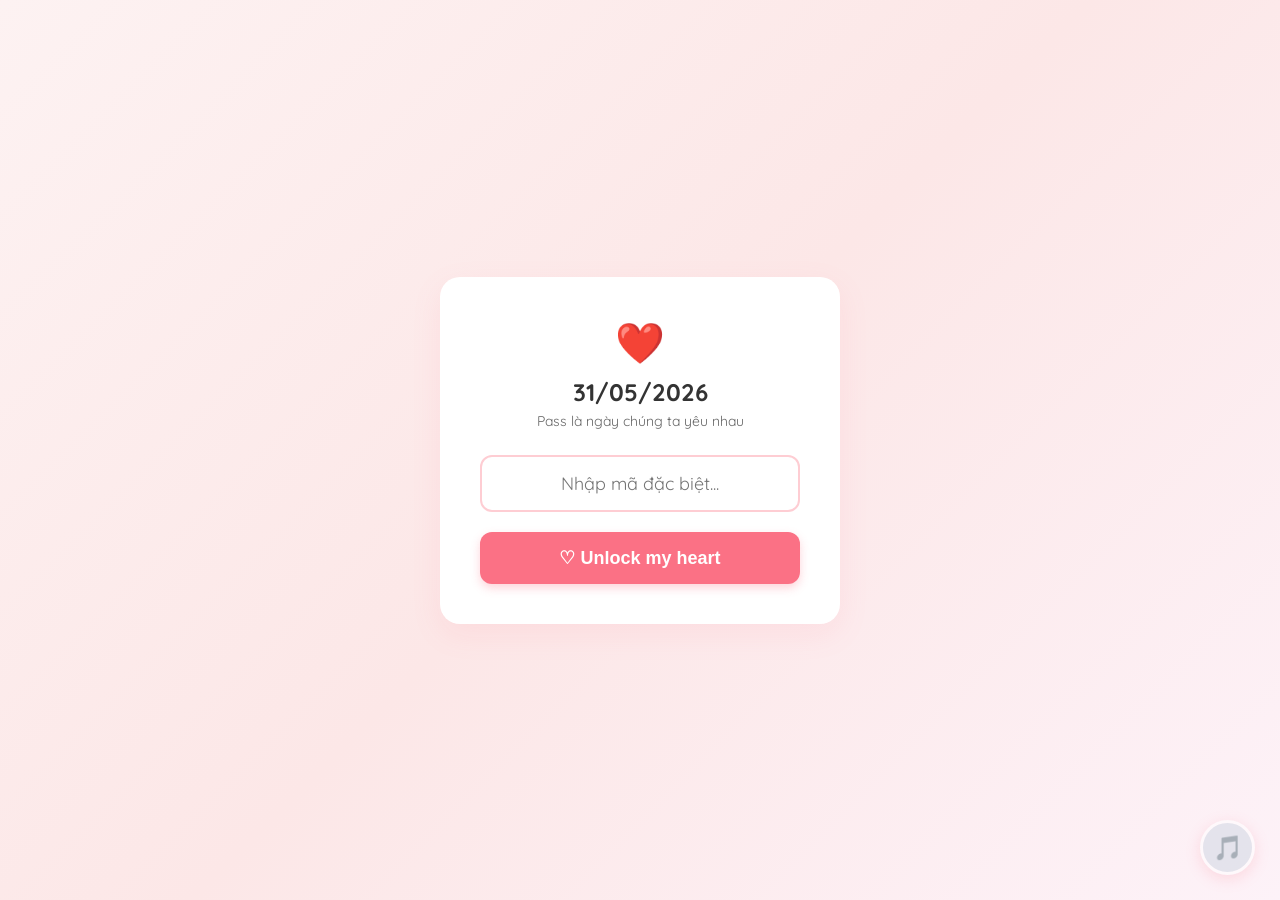
<file: index.html>
<!DOCTYPE html>
<html lang="vi">
<head>
    <meta charset="UTF-8">
    <meta name="viewport" content="width=device-width, initial-scale=1.0">
    <title>Our Love Story</title>
    <style>
        body, html { 
            margin: 0; padding: 0; 
            height: 100%; overflow: hidden; 
            background: #fdf2f2;
        }
        
        /* Khung chứa các trang web của bạn */
        iframe { 
            width: 100%; height: 100%; 
            border: none; display: block; 
        }

        /* Nút Đĩa than phát nhạc xoay xoay ở góc */
        #music-btn {
            position: fixed;
            bottom: 25px;
            right: 25px;
            background: #fb7185;
            color: white;
            border: 3px solid white;
            border-radius: 50%;
            width: 55px;
            height: 55px;
            font-size: 24px;
            cursor: pointer;
            z-index: 9999;
            box-shadow: 0 4px 15px rgba(251, 113, 133, 0.4);
            display: flex;
            justify-content: center;
            align-items: center;
            /* Hiệu ứng xoay tròn */
            animation: spin 4s linear infinite;
            transition: all 0.3s;
        }

        @keyframes spin { 
            100% { transform: rotate(360deg); } 
        }

        /* Khi nhạc tắt thì đĩa ngừng xoay và mờ đi */
        .paused { 
            animation: none !important; 
            opacity: 0.5; 
            background: #cbd5e1 !important;
        }
    </style>
</head>
<body>

    <audio id="bg-music" loop>
        <source src="nhac.mp3" type="audio/mpeg">
    </audio>

    <button id="music-btn" class="paused" onclick="toggleMusic()" title="Bật/Tắt Nhạc">🎵</button>

    <iframe src="login.html"></iframe>

    <script>
        var music = document.getElementById("bg-music");
        var btn = document.getElementById("music-btn");
        var isPlaying = false;

        // Hàm bật/tắt nhạc thủ công
        function toggleMusic() {
            if (isPlaying) {
                music.pause();
                btn.classList.add("paused");
            } else {
                music.play();
                btn.classList.remove("paused");
            }
            isPlaying = !isPlaying;
        }

        // Nhận lệnh bật nhạc tự động từ trang login truyền ra
        window.addEventListener('message', function(e) {
            if (e.data === 'play' && !isPlaying) {
                music.play();
                isPlaying = true;
                btn.classList.remove("paused");
            }
        });
    </script>
</body>
</html>
</file>
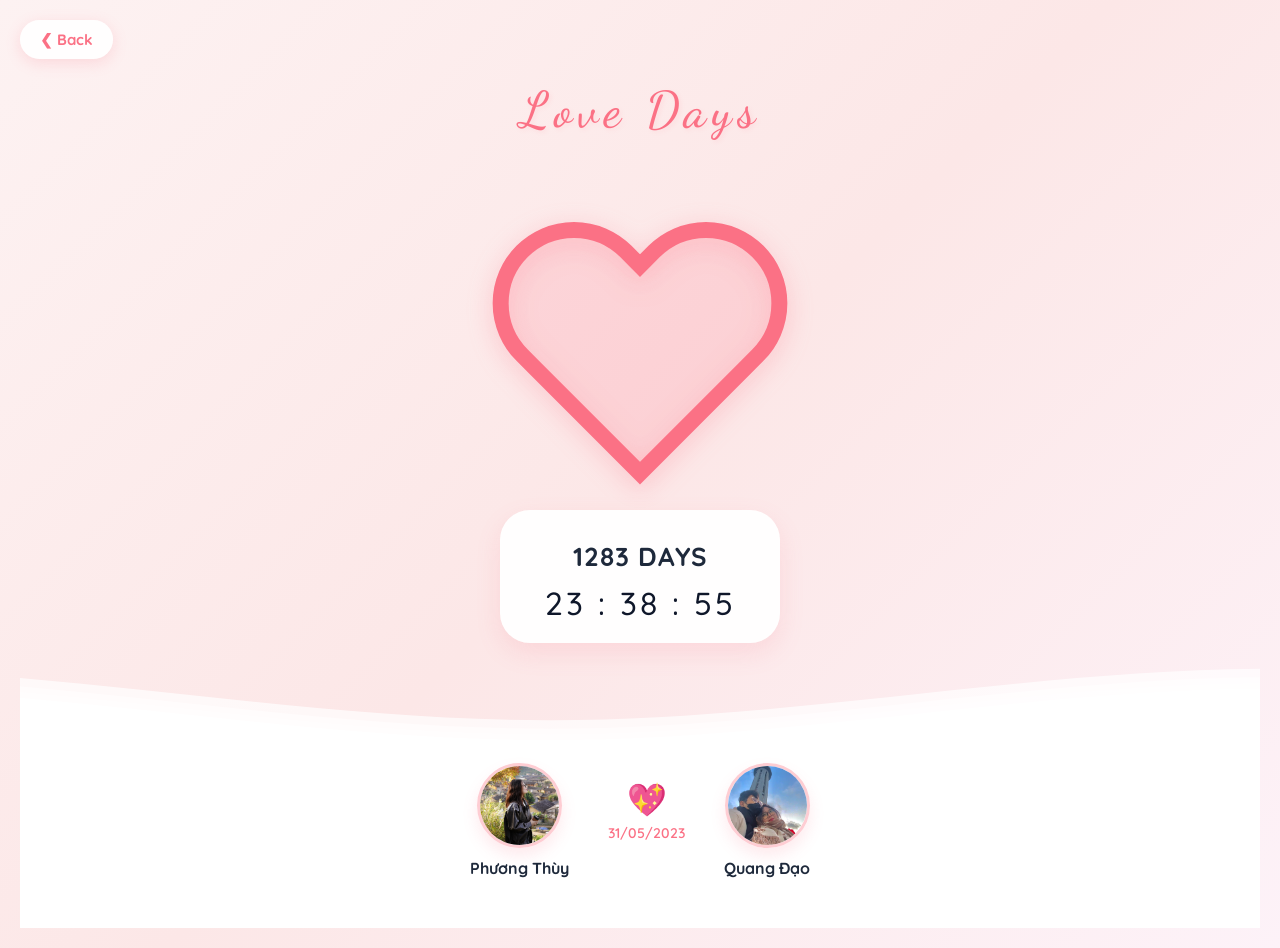
<file: days.html>
<!DOCTYPE html>
<html lang="vi">
<head>
    <meta charset="UTF-8">
    <meta name="viewport" content="width=device-width, initial-scale=1.0">
    <title>Love Days</title>
    <link rel="stylesheet" href="style.css?v=4">
</head>
<body>
    <a href="menu.html" class="back-btn">❮ Back</a>

    <div class="page-title">Love Days</div>

    <div class="big-heart-container" onclick="openPopup()" title="Bấm vào anh đi!">
        <svg viewBox="0 0 24 24" xmlns="http://www.w3.org/2000/svg">
            <path d="M20.84 4.61a5.5 5.5 0 0 0-7.78 0L12 5.67l-1.06-1.06a5.5 5.5 0 0 0-7.78 7.78l1.06 1.06L12 21.23l7.78-7.78 1.06-1.06a5.5 5.5 0 0 0 0-7.78z"></path>
        </svg>
    </div>

    <div class="counter-box">
        <div class="days-number"><span id="day-count">0</span> DAYS</div>
        <div class="timer" id="time-count">00 : 00 : 00</div>
    </div>

    <div class="wave-container">
        <svg class="waves" xmlns="http://www.w3.org/2000/svg" xmlns:xlink="http://www.w3.org/1999/xlink" viewBox="0 24 150 28" preserveAspectRatio="none" shape-rendering="auto">
            <defs>
                <path id="gentle-wave" d="M-160 44c30 0 58-18 88-18s 58 18 88 18 58-18 88-18 58 18 88 18 v44h-352z" />
            </defs>
            <g class="parallax">
                <use xlink:href="#gentle-wave" x="48" y="0" fill="rgba(255,255,255,0.7)" />
                <use xlink:href="#gentle-wave" x="48" y="3" fill="rgba(255,255,255,0.5)" />
                <use xlink:href="#gentle-wave" x="48" y="5" fill="rgba(255,255,255,0.3)" />
                <use xlink:href="#gentle-wave" x="48" y="7" fill="#ffffff" />
            </g>
        </svg>
    </div>

    <div class="bottom-white-section">
        <div class="profiles-container">
            <div class="person">
                <img src="Ảnh 1.JPG" alt="Phương Thùy">
                <div class="person-name">Phương Thùy</div>
            </div>

            <div class="center-info">
                <div class="center-heart">💖</div>
                <div class="anniversary-date">31/05/2023</div>
            </div>

            <div class="person">
                <img src="anh24.png" alt="Quang Đạo">
                <div class="person-name">Quang Đạo</div>
            </div>
        </div>
    </div>

    <div class="popup-overlay" id="secret-popup" onclick="closePopupOutside(event)">
        <div class="popup-box">
            <div class="popup-decor">🎁</div>
            <h3>Bí mật nhỏ...</h3>
            <p>Mỗi khi thấy nhớ em, anh lại vào đây ngắm cái đồng hồ này chạy. Cảm ơn em đã ở bên anh suốt thời gian qua!</p>
            <button class="close-btn" onclick="closePopup()">Yêu anh nhất!</button>
        </div>
    </div>

    <script>
        const startDate = new Date("2023-05-31T00:00:00").getTime();

        function updateTimer() {
            const now = new Date().getTime();
            const difference = now - startDate;

            const days = Math.floor(difference / (1000 * 60 * 60 * 24));
            const hours = Math.floor((difference % (1000 * 60 * 60 * 24)) / (1000 * 60 * 60));
            const minutes = Math.floor((difference % (1000 * 60 * 60)) / (1000 * 60));
            const seconds = Math.floor((difference % (1000 * 60)) / 1000);

            const formatHours = hours < 10 ? "0" + hours : hours;
            const formatMinutes = minutes < 10 ? "0" + minutes : minutes;
            const formatSeconds = seconds < 10 ? "0" + seconds : seconds;

            document.getElementById("day-count").innerText = days;
            document.getElementById("time-count").innerText = `${formatHours} : ${formatMinutes} : ${formatSeconds}`;
        }

        setInterval(updateTimer, 1000);
        updateTimer();

        const popup = document.getElementById("secret-popup");

        function openPopup() {
            popup.classList.add("show");
        }

        function closePopup() {
            popup.classList.remove("show");
        }

        function closePopupOutside(event) {
            if (event.target === popup) {
                closePopup();
            }
        }
    </script>
</body>
</html>
</file>
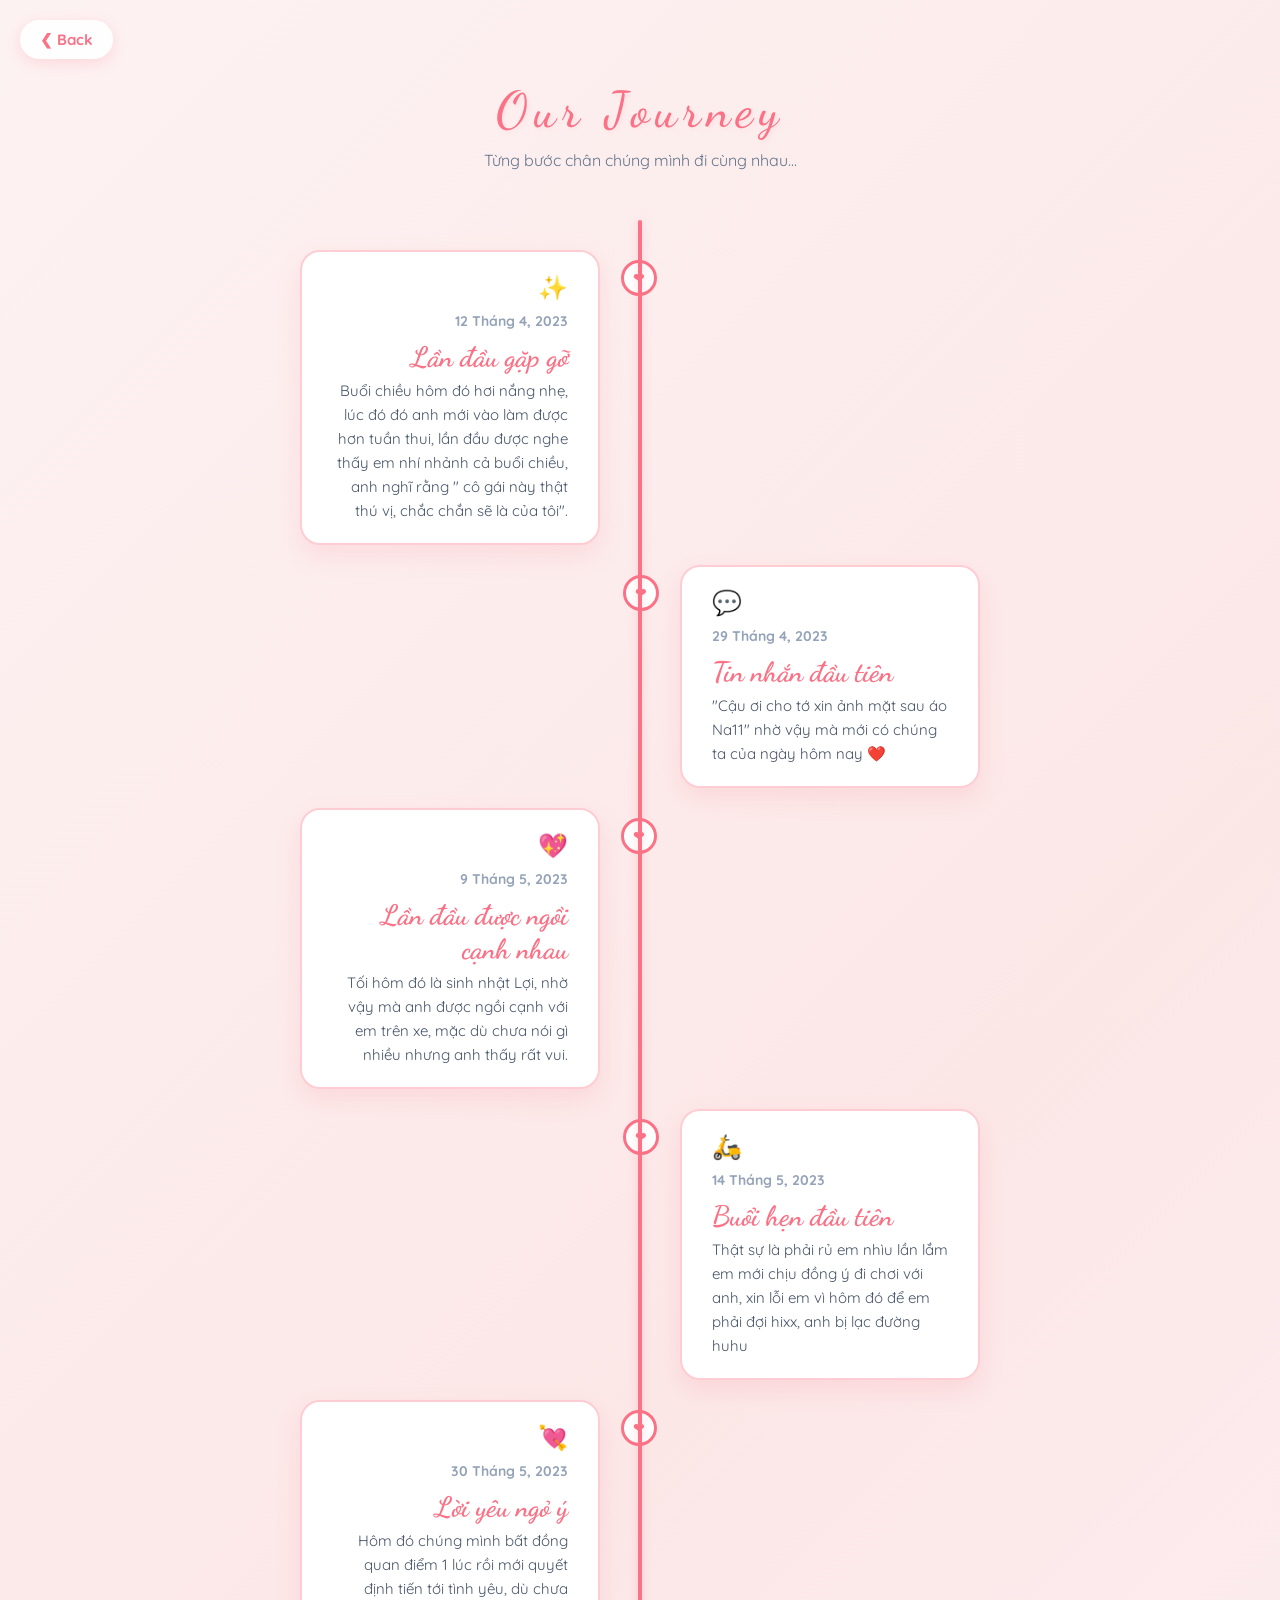
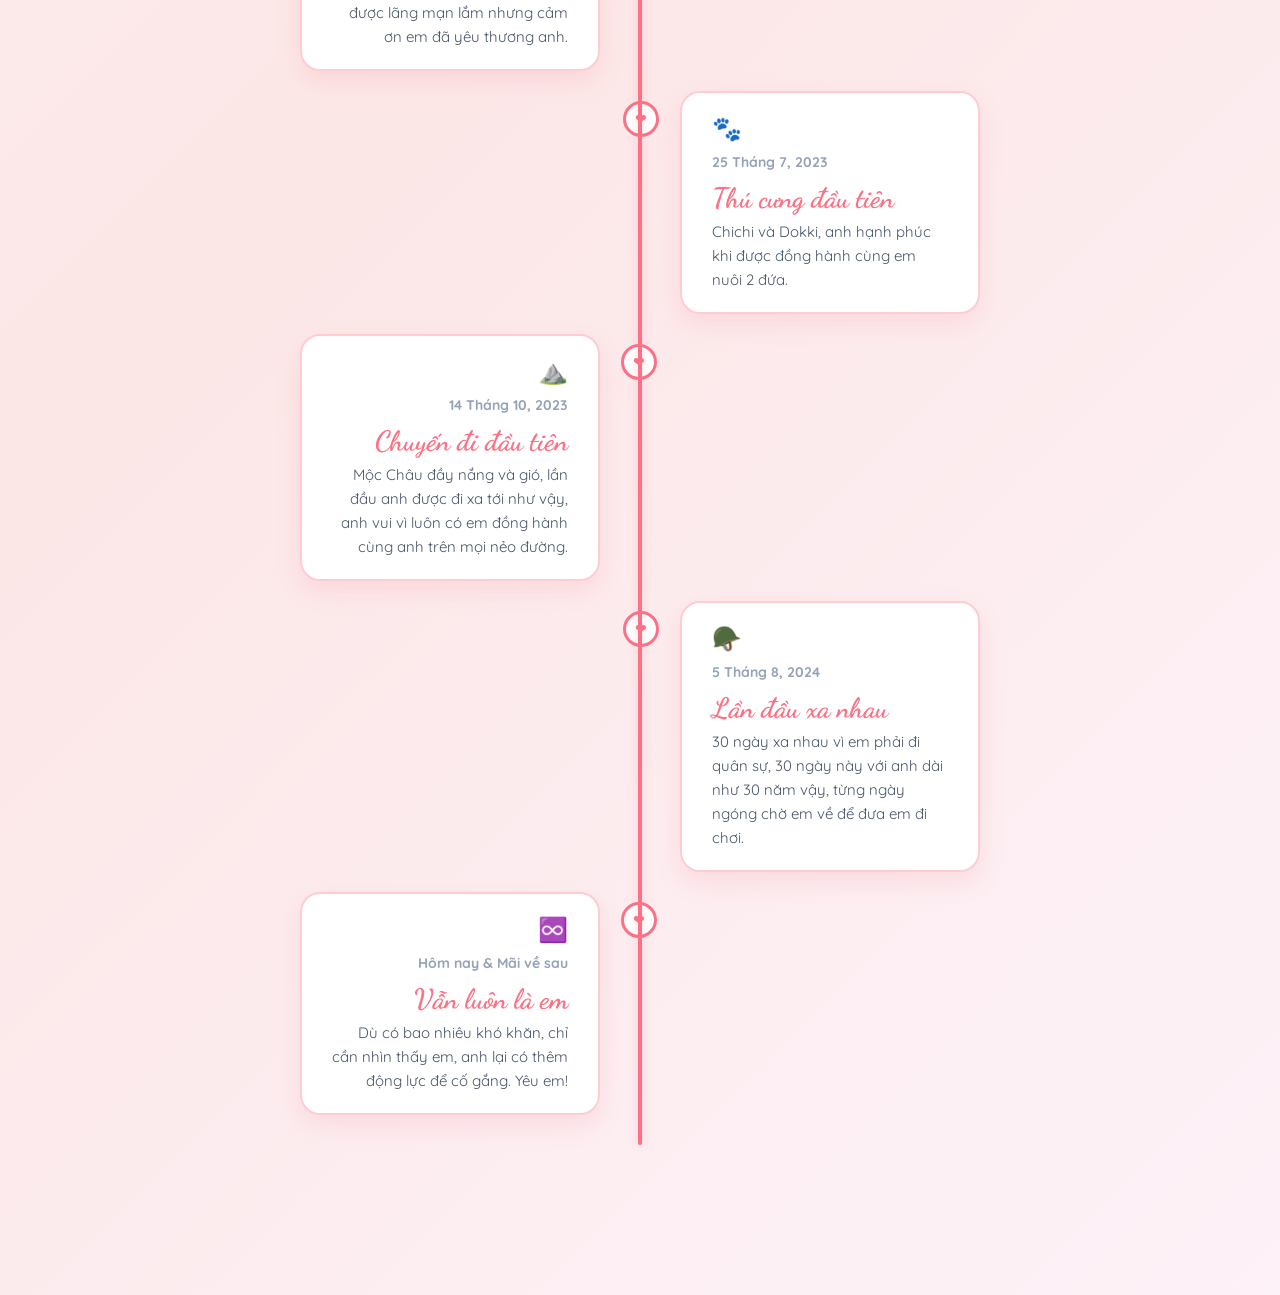
<file: extra.html>
<!DOCTYPE html>
<html lang="vi">
<head>
    <meta charset="UTF-8">
    <meta name="viewport" content="width=device-width, initial-scale=1.0">
    <title>Our Journey</title>
    <link href="https://fonts.googleapis.com/css2?family=Dancing+Script:wght@700&family=Quicksand:wght@500;600;700&display=swap" rel="stylesheet">
    <link rel="stylesheet" href="https://cdnjs.cloudflare.com/ajax/libs/font-awesome/6.5.1/css/all.min.css">
    <link rel="stylesheet" href="style.css?v=4">
    
    <style>
        /* Ghi đè một số style để phù hợp với timeline */
        body {
            overflow-x: hidden;
            padding-bottom: 100px;
        }

        .timeline-container {
            position: relative;
            max-width: 800px;
            margin: 50px auto;
            padding: 20px;
        }

        /* Đường thẳng ở giữa */
        .timeline-container::after {
            content: '';
            position: absolute;
            width: 4px;
            background-color: #fb7185;
            top: 0;
            bottom: 0;
            left: 50%;
            margin-left: -2px;
            border-radius: 10px;
            box-shadow: 0 0 10px rgba(251, 113, 133, 0.3);
        }

        /* Các khối mốc thời gian */
        .milestone {
            padding: 10px 40px;
            position: relative;
            background-color: inherit;
            width: 50%;
            opacity: 0;
            transform: translateY(50px);
            transition: all 0.8s cubic-bezier(0.25, 0.8, 0.25, 1);
        }

        /* Class để kích hoạt hiệu ứng khi cuộn tới */
        .milestone.show {
            opacity: 1;
            transform: translateY(0);
        }

        /* Trái tim ở giữa đường thẳng */
        .milestone::after {
            content: '❤';
            position: absolute;
            width: 30px;
            height: 30px;
            right: -17px;
            background-color: white;
            border: 3px solid #fb7185;
            top: 20px;
            border-radius: 50%;
            z-index: 1;
            display: flex;
            align-items: center;
            justify-content: center;
            color: #fb7185;
            font-size: 14px;
            animation: pulse 2s infinite;
        }

        /* Căn lề trái/phải */
        .left { left: 0; text-align: right; }
        .right { left: 50%; text-align: left; }

        .right::after { left: -17px; }

        /* Nội dung bên trong mốc thời gian */
        .content {
            padding: 20px 30px;
            background-color: white;
            position: relative;
            border-radius: 20px;
            box-shadow: 0 10px 25px rgba(251, 113, 133, 0.15);
            border: 2px solid #fecdd3;
        }

        .content h2 {
            color: #fb7185;
            font-family: 'Dancing Script', cursive;
            font-size: 28px;
            margin-bottom: 5px;
        }

        .content span {
            display: block;
            font-size: 14px;
            font-weight: 700;
            color: #94a3b8;
            margin-bottom: 10px;
        }

        .content p {
            font-size: 15px;
            line-height: 1.6;
            color: #475569;
        }

        /* Hiệu ứng trôi nổi cho các icon */
        .float-icon {
            font-size: 24px;
            margin-bottom: 10px;
            display: inline-block;
            animation: float 3s infinite ease-in-out;
        }

        @media screen and (max-width: 600px) {
            .timeline-container::after { left: 31px; }
            .milestone { width: 100%; padding-left: 70px; padding-right: 25px; text-align: left; }
            .milestone::after { left: 14px; }
            .right { left: 0%; }
        }
    </style>
</head>
<body>

    <a href="menu.html" class="back-btn">❮ Back</a>

    <h1 class="page-title">Our Journey</h1>
    <p style="text-align: center; color: #64748b; margin-top: -20px;">Từng bước chân chúng mình đi cùng nhau...</p>

    <div class="timeline-container">
        
        <div class="milestone left">
            <div class="content">
                <div class="float-icon">✨</div>
                <span>12 Tháng 4, 2023</span>
                <h2>Lần đầu gặp gỡ</h2>
                <p>Buổi chiều hôm đó hơi nắng nhẹ, lúc đó đó anh mới vào làm được hơn tuần thui, lần đầu được nghe thấy em nhí nhảnh cả buổi chiều, anh nghĩ rằng " cô gái này thật thú vị, chắc chắn sẽ là của tôi".</p>
            </div>
        </div>

        <div class="milestone right">
            <div class="content">
                <div class="float-icon">💬</div>
                <span>29 Tháng 4, 2023</span>
                <h2>Tin nhắn đầu tiên</h2>
                <p> "Cậu ơi cho tớ xin ảnh mặt sau áo Na11" nhờ vậy mà mới có chúng ta của ngày hôm nay ❤️
</p>
            </div>
        </div>

        <div class="milestone left">
            <div class="content">
                <div class="float-icon">💖</div>
                <span>9 Tháng 5, 2023 </span>
                <h2>Lần đầu được ngồi cạnh nhau</h2>
                <p>Tối hôm đó là sinh nhật Lợi, nhờ vậy mà anh được ngồi cạnh với em trên xe, mặc dù chưa nói gì nhiều nhưng anh thấy rất vui.
</p>
            </div>
        </div>

        <div class="milestone right">
            <div class="content">
                <div class="float-icon">🛵</div>
                <span>14 Tháng 5, 2023</span>
                <h2>Buổi hẹn đầu tiên</h2>
                <p>Thật sự là phải rủ em nhìu lần lắm em mới chịu đồng ý đi chơi với anh, xin lỗi em vì hôm đó để em phải đợi hixx, anh bị lạc đường huhu
</p>
            </div>
        </div>

        <div class="milestone left">
            <div class="content">
                <div class="float-icon">💘</div>
                <span>30 Tháng 5, 2023</span>
                <h2>Lời yêu ngỏ ý</h2>
                <p>Hôm đó chúng mình bất đồng quan điểm 1 lúc rồi mới quyết định tiến tới tình yêu, dù chưa được lãng mạn lắm nhưng cảm ơn em đã yêu thương anh.
</p>
            </div>
        </div>

        <div class="milestone right">
            <div class="content">
                <div class="float-icon">🐾</div>
                <span>25 Tháng 7, 2023</span>
                <h2>Thú cưng đầu tiên</h2>
                <p>Chichi và Dokki, anh hạnh phúc khi được đồng hành cùng em nuôi 2 đứa.
</p>
            </div>
        </div>

        <div class="milestone left">
            <div class="content">
                <div class="float-icon">⛰️</div>
                <span>14 Tháng 10, 2023</span>
                <h2>Chuyến đi đầu tiên</h2>
                <p>Mộc Châu đầy nắng và gió, lần đầu anh được đi xa tới như vậy, anh vui vì luôn có em đồng hành cùng anh trên mọi nẻo đường.
</p>
            </div>
        </div>

        <div class="milestone right">
            <div class="content">
                <div class="float-icon">🪖</div>
                <span>5 Tháng 8, 2024</span>
                <h2>Lần đầu xa nhau</h2>
                <p>30 ngày xa nhau vì em phải đi quân sự, 30 ngày này với anh dài như 30 năm vậy, từng ngày ngóng chờ em về để đưa em đi chơi.
</p>
            </div>
        </div>

        <div class="milestone left">
            <div class="content">
                <div class="float-icon">♾️</div>
                <span>Hôm nay & Mãi về sau</span>
                <h2>Vẫn luôn là em</h2>
                <p>Dù có bao nhiêu khó khăn, chỉ cần nhìn thấy em, anh lại có thêm động lực để cố gắng. Yêu em!
</p>
            </div>
        </div>

    </div>

    <script>
        // Hiệu ứng xuất hiện khi cuộn chuột (Scroll Animation)
        const milestones = document.querySelectorAll('.milestone');
        
        const checkScroll = () => {
            milestones.forEach(m => {
                const rect = m.getBoundingClientRect();
                if (rect.top < window.innerHeight * 0.85) {
                    m.classList.add('show');
                }
            });
        };

        window.addEventListener('scroll', checkScroll);
        window.addEventListener('load', checkScroll); // Kiểm tra ngay khi tải trang

        // Mưa trái tim bay
        function createHeart() {
            const heart = document.createElement('div');
            heart.innerHTML = '❤️';
            heart.style.position = 'fixed';
            heart.style.left = Math.random() * 100 + 'vw';
            heart.style.top = '110vh';
            heart.style.fontSize = (Math.random() * 20 + 10) + 'px';
            heart.style.opacity = Math.random() * 0.5 + 0.3;
            heart.style.zIndex = '-1';
            heart.style.animation = `floatUp ${Math.random() * 3 + 5}s linear forwards`;
            document.body.appendChild(heart);
            setTimeout(() => { heart.remove(); }, 6000);
        }

        const style = document.createElement('style');
        style.innerHTML = `@keyframes floatUp { to { transform: translateY(-120vh) rotate(360deg); opacity: 0; } }`;
        document.head.appendChild(style);
        setInterval(createHeart, 500);
    </script>
</body>
</html>
</file>
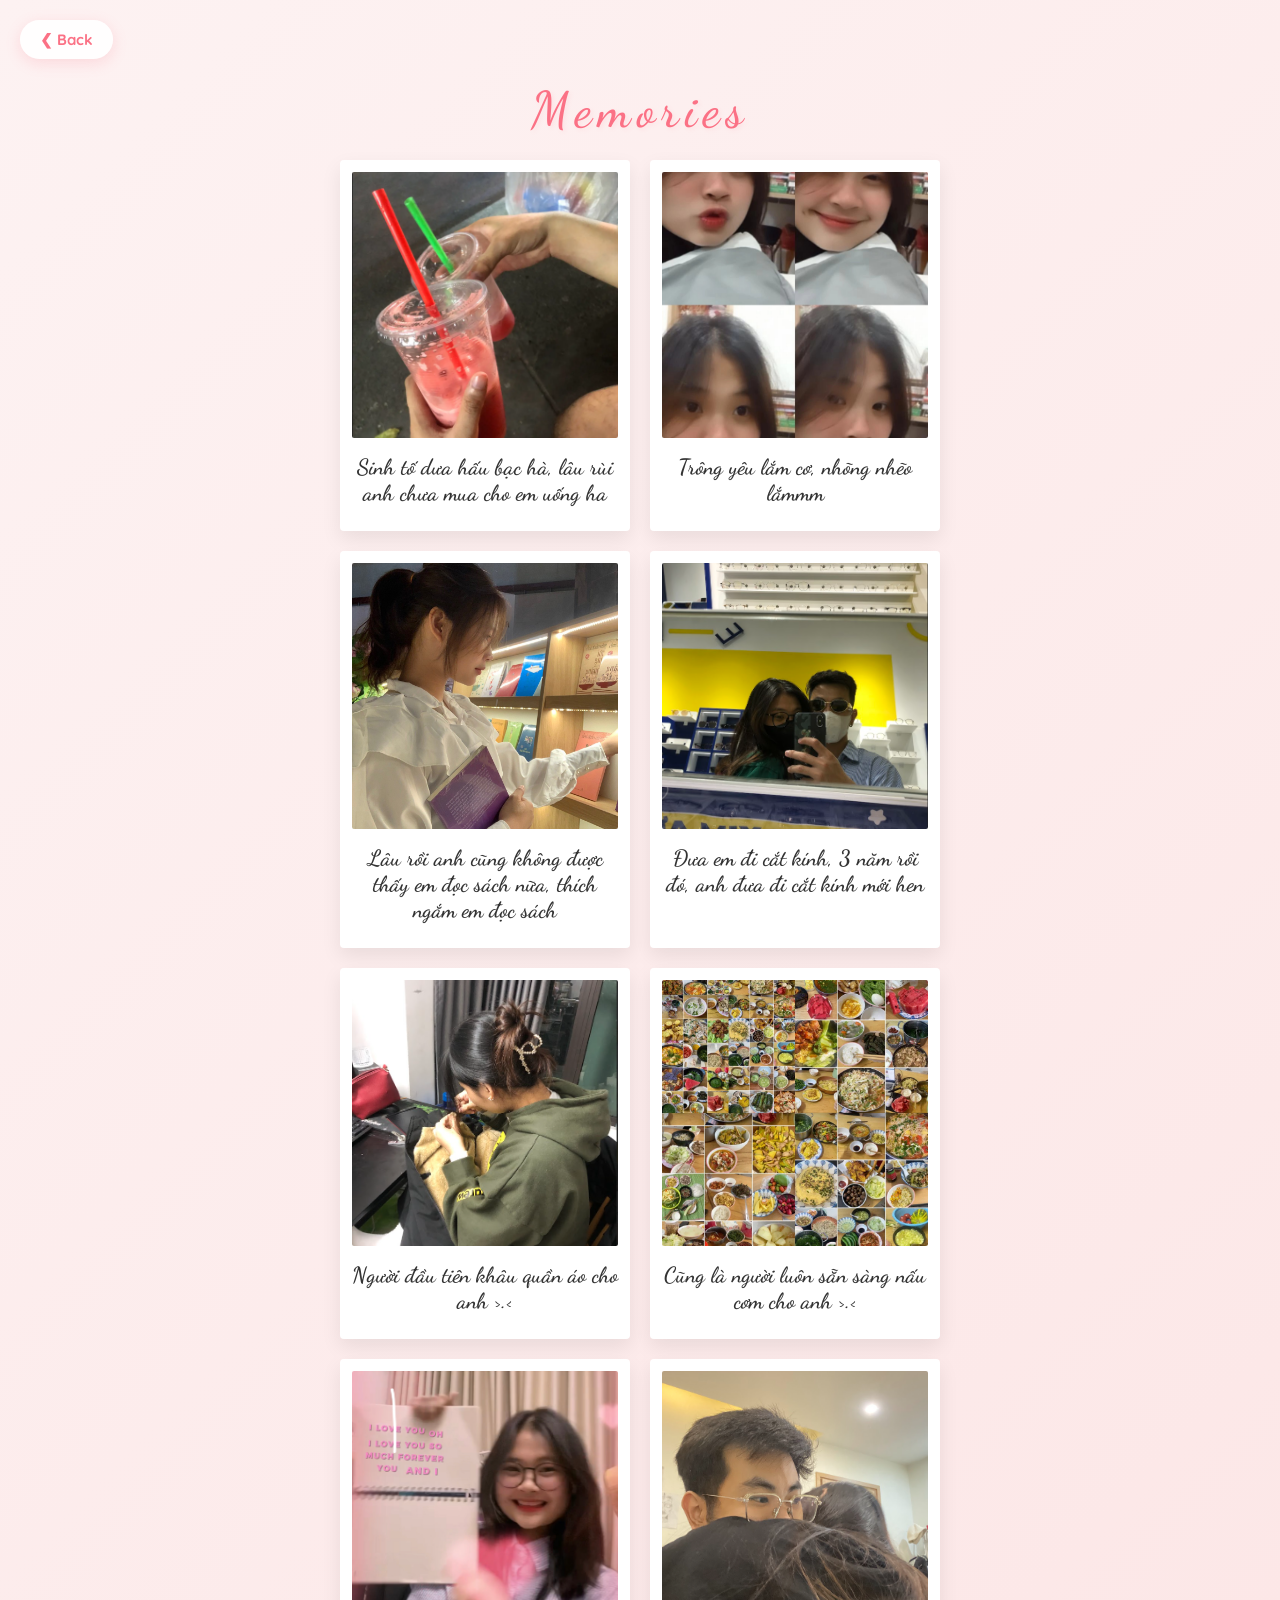
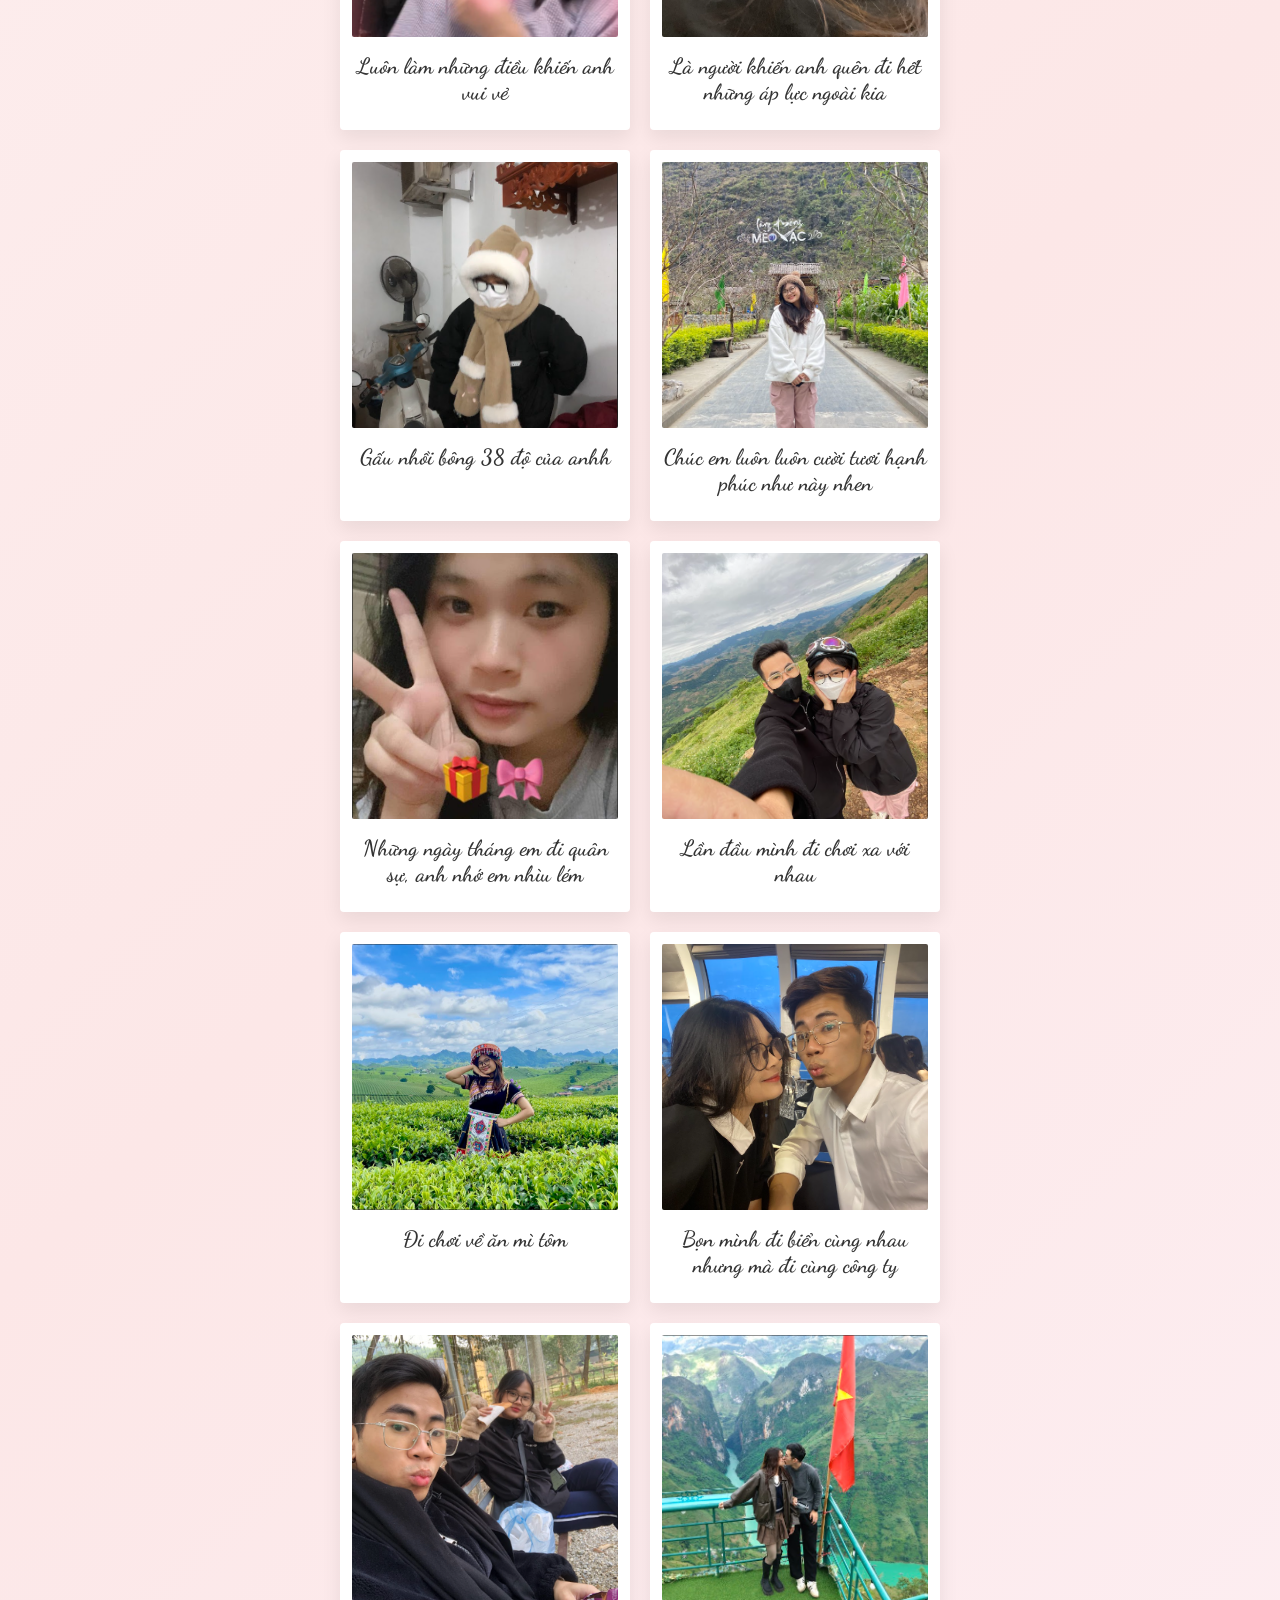
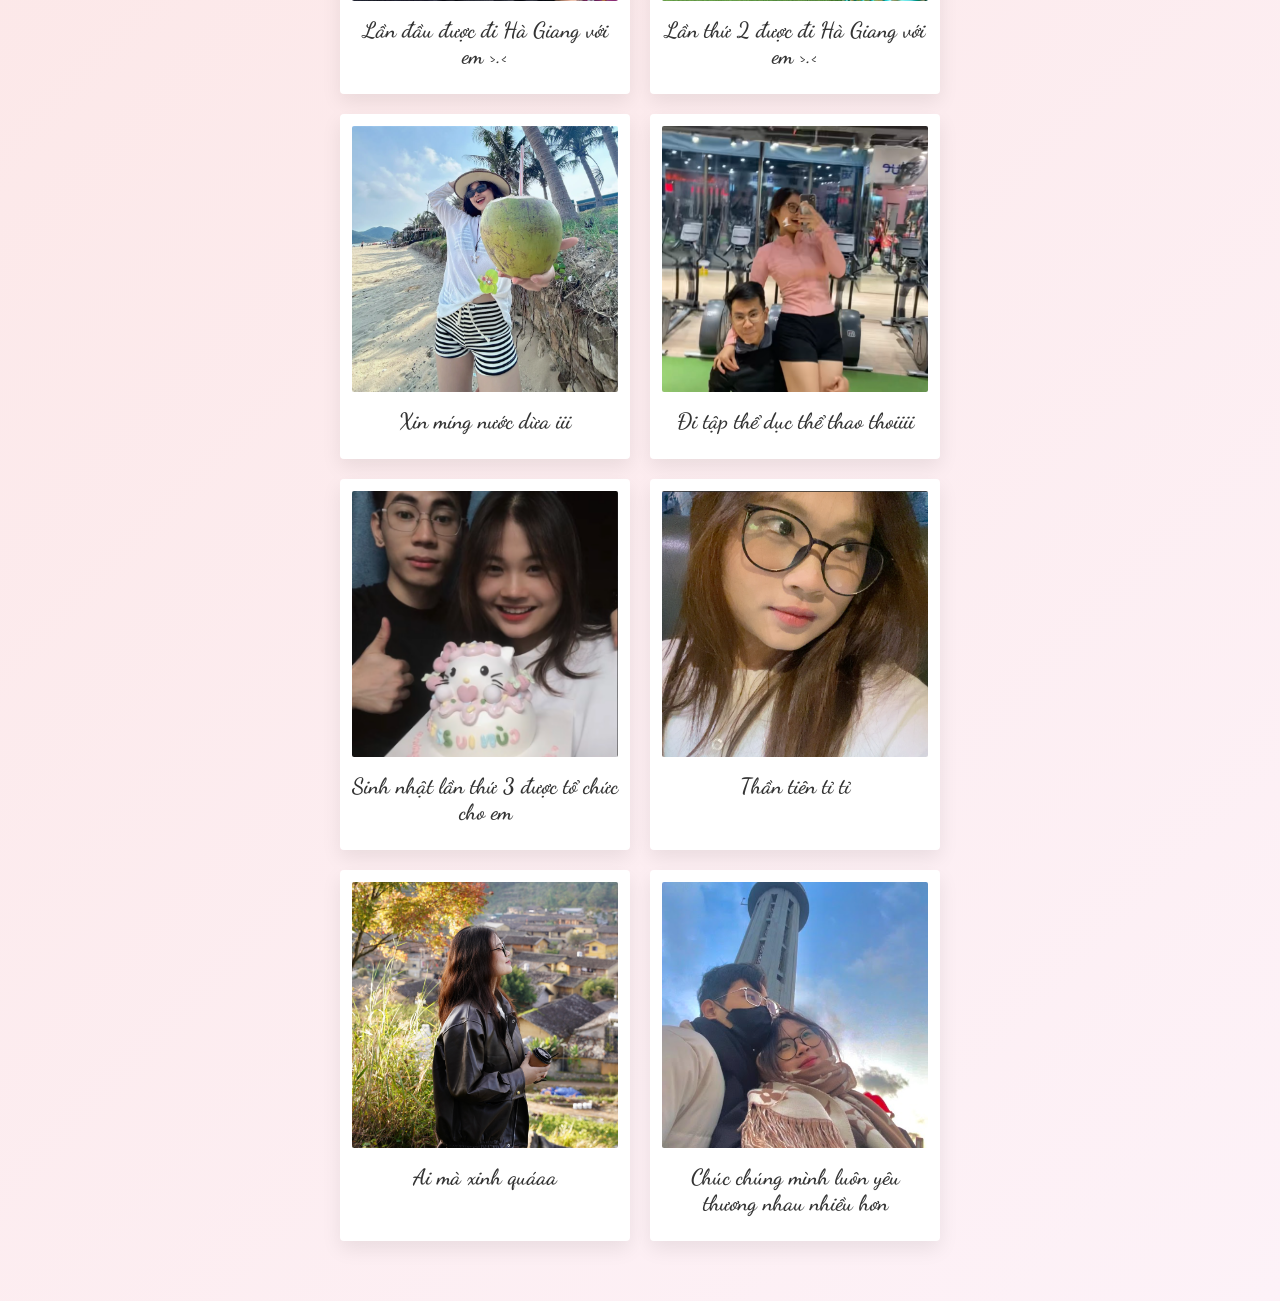
<file: gallery.html>
<!DOCTYPE html>
<html lang="vi">
<head>
    <meta charset="UTF-8">
    <meta name="viewport" content="width=device-width, initial-scale=1.0">
    <title>Love Memories</title>
    <link rel="stylesheet" href="style.css?v=4">
</head>
<body>
    <a href="menu.html" class="back-btn">❮ Back</a>

    <h1 class="page-title" style="margin-bottom: 20px;">Memories</h1>

    <div class="gallery-grid">
        <div class="polaroid" onclick="openImage(this)">
            <img src="anh3.png" alt="Ảnh 1">
            <p>Sinh tố dưa hấu bạc hà, lâu rùi anh chưa mua cho em uống ha</p>
        </div>
        
        <div class="polaroid" onclick="openImage(this)">
            <img src="anh4.JPG" alt="Ảnh 2">
            <p>Trông yêu lắm cơ, nhõng nhẽo lắmmm</p>
        </div>

        <div class="polaroid" onclick="openImage(this)">
            <img src="anh5.JPG" alt="Ảnh 3">
            <p>Lâu rồi anh cũng không được thấy em đọc sách nữa, thích ngắm em đọc sách</p>
        </div>

        <div class="polaroid" onclick="openImage(this)">
            <img src="anh6.png" alt="Ảnh 4">
            <p>Đưa em đi cắt kính, 3 năm rồi đó, anh đưa đi cắt kính mới hen</p>
        </div>

        <div class="polaroid" onclick="openImage(this)">
            <img src="anh7.png" alt="Ảnh 5">
            <p>Người đầu tiên khâu quần áo cho anh >.<</p>
        </div>

        <div class="polaroid" onclick="openImage(this)">
            <img src="anh8.JPG" alt="Ảnh 6">
            <p>Cũng là người luôn sẵn sàng nấu cơm cho anh >.<</p>
        </div>

        <div class="polaroid" onclick="openImage(this)">
            <img src="anh9.JPG" alt="Ảnh 7">
            <p>Luôn làm những điều khiến anh vui vẻ</p>
        </div>

        <div class="polaroid" onclick="openImage(this)">
            <img src="anh10.png" alt="Ảnh 8">
            <p>Là người khiến anh quên đi hết những áp lực ngoài kia</p>
        </div>

        <div class="polaroid" onclick="openImage(this)">
            <img src="anh11.png" alt="Ảnh 9">
            <p>Gấu nhồi bông 38 độ của anhh</p>
        </div>

        <div class="polaroid" onclick="openImage(this)">
            <img src="anh12.png" alt="Ảnh 10">
            <p>Chúc em luôn luôn cười tươi hạnh phúc như này nhen</p>
        </div>

        <div class="polaroid" onclick="openImage(this)">
            <img src="anh13.png" alt="Ảnh 11">
            <p>Những ngày tháng em đi quân sự, anh nhớ em nhìu lém</p>
        </div>

        <div class="polaroid" onclick="openImage(this)">
            <img src="anh14.png" alt="Ảnh 12">
            <p>Lần đầu mình đi chơi xa với nhau</p>
        </div>

        <div class="polaroid" onclick="openImage(this)">
            <img src="anh15.png" alt="Ảnh 13">
            <p>Đi chơi về ăn mì tôm</p>
        </div>

        <div class="polaroid" onclick="openImage(this)">
            <img src="anh16.png" alt="Ảnh 14">
            <p>Bọn mình đi biển cùng nhau nhưng mà đi cùng công ty</p>
        </div>

        <div class="polaroid" onclick="openImage(this)">
            <img src="anh17.png" alt="Ảnh 15">
            <p>Lần đầu được đi Hà Giang với em >.<</p>
        </div>

        <div class="polaroid" onclick="openImage(this)">
            <img src="anh18.png" alt="Ảnh 16">
            <p>Lần thứ 2 được đi Hà Giang với em >.<</p>
        </div>

        <div class="polaroid" onclick="openImage(this)">
            <img src="anh19.png" alt="Ảnh 17">
            <p>Xin míng nước dừa iii</p>
        </div>

        <div class="polaroid" onclick="openImage(this)">
            <img src="anh20.png" alt="Ảnh 18">
            <p>Đi tập thể dục thể thao thoiiii</p>
        </div>

        <div class="polaroid" onclick="openImage(this)">
            <img src="anh21.png" alt="Ảnh 19">
            <p>Sinh nhật lần thứ 3 được tổ chức cho em</p>
        </div>

        <div class="polaroid" onclick="openImage(this)">
            <img src="anh22.png" alt="Ảnh 20">
            <p>Thần tiên tỉ tỉ </p>
        </div>

        <div class="polaroid" onclick="openImage(this)">
            <img src="Ảnh 1.JPG" alt="Ảnh 21">
            <p>Ai mà xinh quáaa</p>
        </div>

        <div class="polaroid" onclick="openImage(this)">
            <img src="anh24.png" alt="Ảnh 22">
            <p>Chúc chúng mình luôn yêu thương nhau nhiều hơn</p>
        </div>
    </div>

    <div id="image-modal" class="image-modal" onclick="closeImage()">
        <span class="close-modal">&times;</span>
        <img class="modal-content" id="img01">
        <div id="caption"></div>
    </div>

    <script>
        // Lấy các thẻ HTML của popup
        var modal = document.getElementById("image-modal");
        var modalImg = document.getElementById("img01");
        var captionText = document.getElementById("caption");

        // Hàm mở ảnh
        function openImage(element) {
            // Lấy thẻ img và p bên trong cái khung polaroid vừa bị bấm
            var img = element.querySelector("img");
            var text = element.querySelector("p");

            // Hiển thị popup
            modal.style.display = "flex";
            modalImg.src = img.src;
            captionText.innerHTML = text.innerHTML;
        }

        // Hàm đóng ảnh (Bấm vào đâu cũng đóng)
        function closeImage() {
            modal.style.display = "none";
        }
    </script>
</body>
</html>
</file>
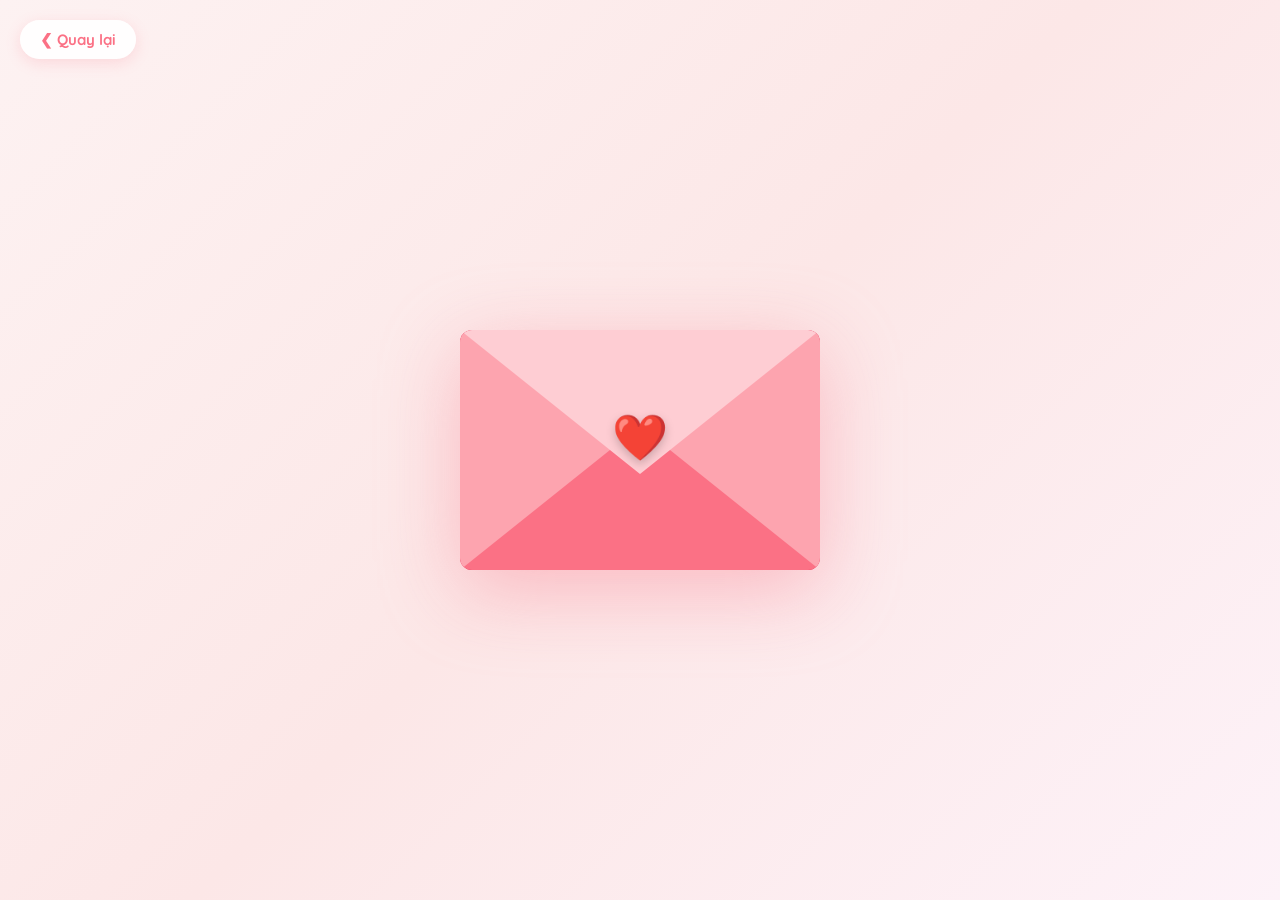
<file: letter.html>
<!DOCTYPE html>
<html lang="vi">
<head>
    <meta charset="UTF-8">
    <meta name="viewport" content="width=device-width, initial-scale=1.0">
    <title>Love Letter</title>
    <link rel="stylesheet" href="style.css?v=4">
</head>
<body>
    <a href="menu.html" class="back-btn">❮ Quay lại</a>

    <div id="envelope-scene">
        <div class="hover-wrapper">
            <div class="envelope">
                <div class="env-back"></div>
                <div class="env-letter-inside" id="letter-inside">
                    <h2>Love Letter...</h2>
                </div>
                <div class="env-front-wrapper">
                    <div class="env-flap-left"></div>
                    <div class="env-flap-right"></div>
                    <div class="env-flap-bottom"></div>
                </div>
                <div class="env-flap-top" id="flap-top">
                    <div class="heart-seal">❤️</div>
                </div>
            </div>
        </div>
    </div>


    <div id="full-letter-scene">
        <h1 class="page-title">Love letter</h1>

        <div class="letter-wrapper" id="letter-wrapper">
            
            <div class="fold-top" id="fold-top">
                <div class="fold-front"></div>
                <div class="fold-back">
                    <span style="font-family: 'Dancing Script', cursive; font-size: 32px; color: #fb7185;">For You... ❤️</span>
                </div>
            </div>
            
            <div class="fold-middle" id="fold-middle">
                <div class="fold-front"></div>
            </div>
            
            <div class="fold-bottom" id="fold-bottom">
                <div class="fold-front"></div>
                <div class="fold-back"></div>
            </div>

            <div class="paper-content" id="paper-content">
                <p><strong>Gửi em - cô gái anh thương,</strong></p>
                <br>
                <p>Vậy là mình đã cùng nhau đánh dấu thêm một cột mốc mới trên chặng đường yêu thương nữa rồi em ha. Anh cứ ngỡ như mới là hôm qua thôi, khi mà vẫn còn bồi hồi khi nhắn tin cho em mỗi tối, khi mà chỉ mong sang ngày mới thật nhanh để được gặp em đi làm... . </p>
                <br>
                <p>3 năm, đối với anh không phải là một khoảng thời gian dài, nhưng cũng không thể coi là ngắn. Đó là một khoảng thời gian đẹp và đủ để chúng mình có thể cảm nhận được hết về nhau, thấu hiểu nhau, đồng hành cùng nhau trước những biến cố cũng như san sẻ với nhau mọi niềm vui mà bọn mình có. Sau tất cả, anh luôn biết ơn và cảm ơn vì đã được yêu em, được đồng hành trên mọi cung đường cùng em, và điều quan trọng là em vẫn chọn ở bên anh, cùng anh học cách yêu thương mà thấu hiểu nhau nhiều hơn mỗi ngày. </p>
                <br>
                <p>Cảm ơn em đã luôn kiên nhẫn với anh, luôn dịu dàng và chân thành với anh... Nhân ngày kỉ niệm này, anh chỉ mong mình sẽ làm em hạnh phúc nhiều hơn nữa, được thấy em khỏe mạnh, vui vẻ và luôn cười tươi mỗi ngày. Về phần anh, anh sẽ khắc phục những điều còn chưa tốt ở bản thân mình, nên anh mong em không cần phải suy nghĩ nhiều về những điều nữa nha.</p>
                <br>
                <p>Cảm ơn em vì đã đến, đã ở lại và trở thành điều đặc biệt nhất trong cuộc đời anh.</p>
                
                <div class="signature">Anh thương em rất nhiều. ❤️<br>Quang Đạo</div>
            </div>
        </div>
    </div>

    <script>
        function createHearts() {
            const colors = ['❤️', '💖', '💕', '💓'];
            const heart = document.createElement('div');
            heart.innerText = colors[Math.floor(Math.random() * colors.length)];
            heart.classList.add('organic-heart');
            heart.style.left = Math.random() * 100 + 'vw';
            heart.style.top = (Math.random() * 20 + 70) + 'vh';
            document.body.appendChild(heart);
            setTimeout(() => { heart.remove(); }, 4000);
        }

        const heartInterval = setInterval(createHearts, 400);

        window.onload = () => {
            // 1. Mở nắp phong bì
            setTimeout(() => {
                document.getElementById('flap-top').classList.add('open');
            }, 1200);

            // 2. Rút tờ giấy gập ra
            setTimeout(() => {
                document.getElementById('letter-inside').classList.add('slide-up');
            }, 2300);

            // 3. Camera zoom tới bức thư
            setTimeout(() => {
                clearInterval(heartInterval);
                document.getElementById('envelope-scene').classList.add('fade-out');

                const fullLetter = document.getElementById('full-letter-scene');
                fullLetter.style.display = 'flex';
                void fullLetter.offsetWidth;
                fullLetter.classList.add('show'); // Cảnh hiện ra (Lúc này giấy vẫn đang gập)

                // 4. BẮT ĐẦU MỞ NẾP GẤP GIẤY
                setTimeout(() => {
                    // Mở nếp gấp phía trên và phía dưới
                    document.getElementById('fold-top').classList.add('open');
                    document.getElementById('fold-bottom').classList.add('open');
                    document.getElementById('fold-middle').classList.add('open');
                    
                    // Nội dung chữ và dòng kẻ mờ mờ hiện lên trên mặt giấy
                    document.getElementById('paper-content').classList.add('show');
                }, 1000); // Chờ 1 giây để khung cảnh bay tới nơi rồi mới bung nếp gấp

            }, 4200);
        };
    </script>
</body>
</html>
</file>
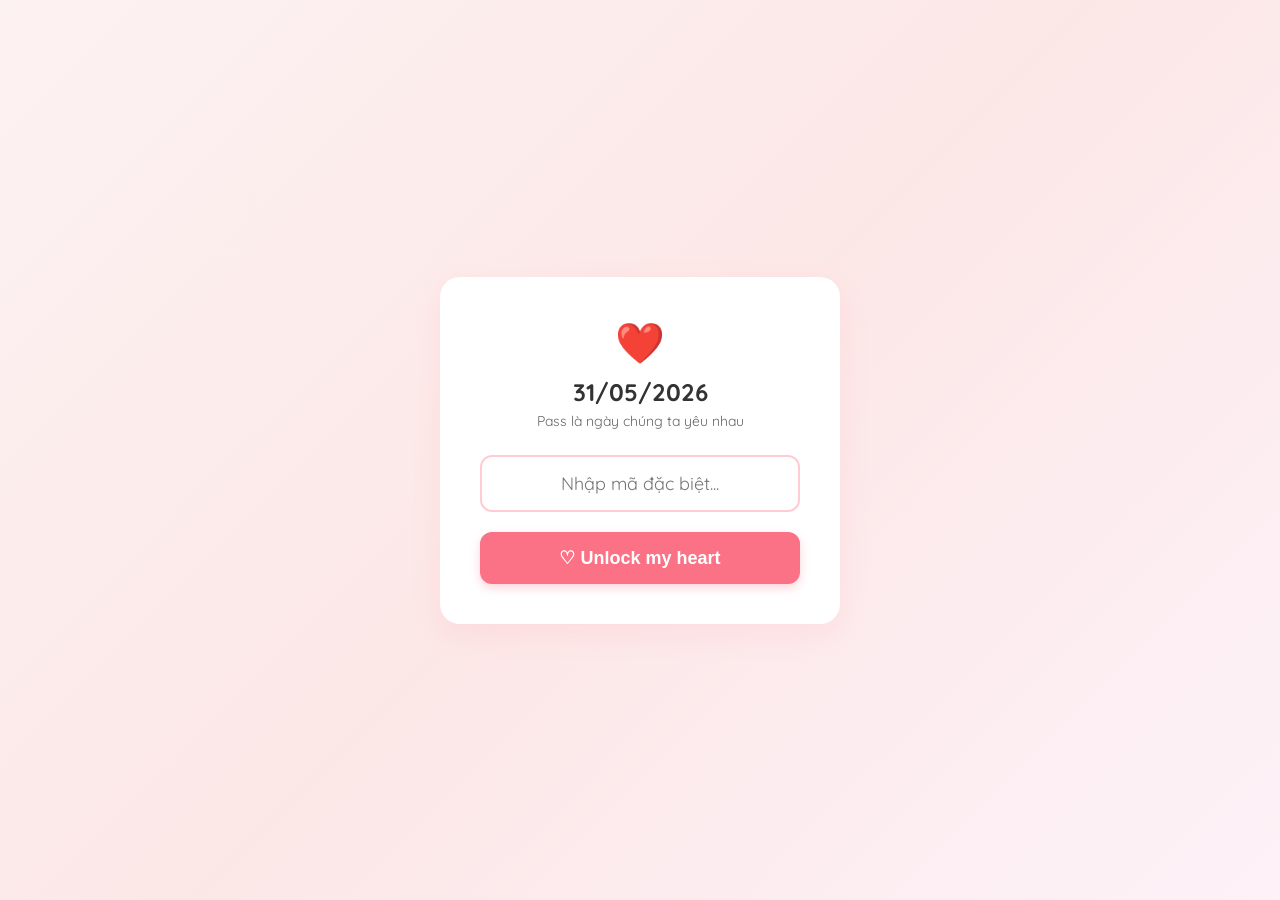
<file: login.html>
<!DOCTYPE html>
<html lang="vi">
<head>
    <meta charset="UTF-8">
    <meta name="viewport" content="width=device-width, initial-scale=1.0">
    <title>Khóa Tình Yêu</title>
    <link rel="stylesheet" href="style.css?v=4">
</head>
<body style="justify-content: center;">

    <div style="background: white; padding: 40px; border-radius: 20px; box-shadow: 0 10px 30px rgba(251, 113, 133, 0.1); text-align: center; max-width: 400px; width: 100%;">
        <div style="font-size: 40px; margin-bottom: 10px;">❤️</div>
        <h2 style="margin-bottom: 5px;">31/05/2026</h2>
        <p style="color: #666; font-size: 14px; margin-bottom: 25px;">Pass là ngày chúng ta yêu nhau</p>
        
        <input type="password" id="passInput" placeholder="Nhập mã đặc biệt..." style="width: 100%; padding: 15px; font-size: 18px; border: 2px solid #fecdd3; border-radius: 12px; text-align: center; margin-bottom: 20px; outline: none; font-family: inherit;">
        
        <button onclick="kiemTra()" style="width: 100%; padding: 15px; font-size: 18px; background: #fb7185; color: white; border: none; border-radius: 12px; cursor: pointer; font-weight: bold; box-shadow: 0 4px 10px rgba(251, 113, 133, 0.3);">
            ♡ Unlock my heart
        </button>
        
        <p id="loi" style="color: #e11d48; display: none; margin-top: 15px; font-weight: bold;">Sai rồi nha!</p>
    </div>

    <script>
        function kiemTra() {
            var matKhau = document.getElementById("passInput").value;
            // Đổi "0201" thành mật khẩu bạn muốn
            if (matKhau === "3105") { 
                window.parent.postMessage('play', '*');

                window.location.href = "menu.html"; // Chuyển sang trang menu
            } else {
                document.getElementById("loi").style.display = "block";
            }
        }
    </script>

    <script>
    function createHeart() {
        const heart = document.createElement('div');
        heart.innerHTML = '❤️';
        heart.style.position = 'fixed';
        heart.style.left = Math.random() * 100 + 'vw';
        heart.style.top = '100vh';
        heart.style.fontSize = (Math.random() * 20 + 10) + 'px';
        heart.style.opacity = Math.random() * 0.5 + 0.3;
        heart.style.zIndex = '-1';
        heart.style.animation = `floatUp ${Math.random() * 3 + 4}s linear forwards`;
        document.body.appendChild(heart);

        setTimeout(() => {
            heart.remove();
        }, 7000);
    }
    
    // Thêm CSS thẳng vào web cho trái tim bay
    const style = document.createElement('style');
    style.innerHTML = `
        @keyframes floatUp {
            to { transform: translateY(-120vh) rotate(${Math.random() * 360}deg); opacity: 0; }
        }
    `;
    document.head.appendChild(style);

    setInterval(createHeart, 500); // Cứ 0.5s thả 1 trái tim
</script>
</body>
</html>
</file>
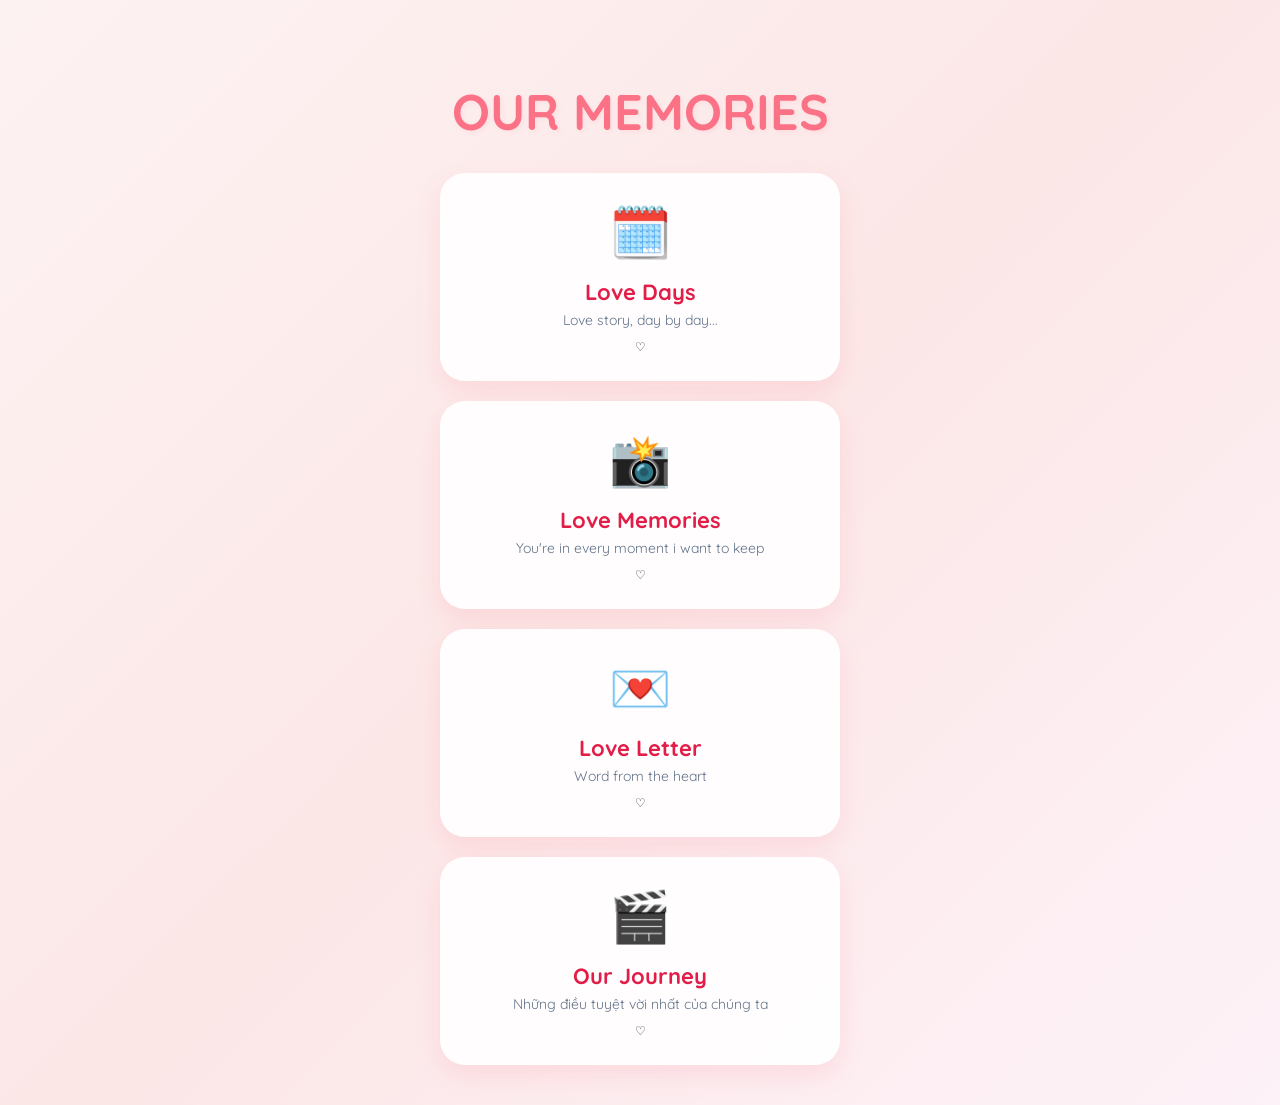
<file: menu.html>
<!DOCTYPE html>
<html lang="vi">
<head>
    <meta charset="UTF-8">
    <meta name="viewport" content="width=device-width, initial-scale=1.0">
    <title>Our Memories</title>
    <link rel="stylesheet" href="style.css?v=4">
</head>
<body>

    <h1 class="page-title" style="font-family: 'Quicksand', sans-serif; font-weight: 700; letter-spacing: 0;">OUR MEMORIES</h1>

    <a href="days.html" class="menu-card">
        <div class="menu-card-icon">🗓️</div>
        <h3>Love Days</h3>
        <p>Love story, day by day...</p>
        <div style="font-size: 12px;">♡</div>
    </a>

    <a href="gallery.html" class="menu-card">
        <div class="menu-card-icon">📸</div>
        <h3>Love Memories</h3>
        <p>You're in every moment i want to keep</p>
        <div style="font-size: 12px;">♡</div>
    </a>

    <a href="letter.html" class="menu-card">
        <div class="menu-card-icon">💌</div>
        <h3>Love Letter</h3>
        <p>Word from the heart</p>
        <div style="font-size: 12px;">♡</div>
    </a>

    <a href="extra.html" class="menu-card">
        <div class="menu-card-icon">🎬</div>
        <h3>Our Journey</h3>
        <p>Những điều tuyệt vời nhất của chúng ta</p>
        <div style="font-size: 12px;">♡</div>
    </a>

    <script>
    function createHeart() {
        const heart = document.createElement('div');
        heart.innerHTML = '❤️';
        heart.style.position = 'fixed';
        heart.style.left = Math.random() * 100 + 'vw';
        heart.style.top = '100vh';
        heart.style.fontSize = (Math.random() * 20 + 10) + 'px';
        heart.style.opacity = Math.random() * 0.5 + 0.3;
        heart.style.zIndex = '-1';
        heart.style.animation = `floatUp ${Math.random() * 3 + 4}s linear forwards`;
        document.body.appendChild(heart);

        setTimeout(() => {
            heart.remove();
        }, 7000);
    }
    
    // Thêm CSS thẳng vào web cho trái tim bay
    const style = document.createElement('style');
    style.innerHTML = `
        @keyframes floatUp {
            to { transform: translateY(-120vh) rotate(${Math.random() * 360}deg); opacity: 0; }
        }
    `;
    document.head.appendChild(style);

    setInterval(createHeart, 500); // Cứ 0.5s thả 1 trái tim
</script>

</body>
</html>
</file>
<file: style.css>
/* style.css - BẢN NÂNG CẤP ANIMATION VIP */
@import url('https://fonts.googleapis.com/css2?family=Dancing+Script:wght@700&family=Quicksand:wght@500;600;700&display=swap');

* {
    box-sizing: border-box;
    margin: 0;
    padding: 0;

    /* Tắt cái chớp xanh khi bấm trên điện thoại */
    -webkit-tap-highlight-color: transparent; 
    
    /* Tắt viền xanh focus khi click trên máy tính */
    outline: none;
}

/* Nền chuyển màu mượt mà + Hiệu ứng xuất hiện */
body {
    font-family: 'Quicksand', sans-serif;
    background: linear-gradient(135deg, #fff5f5, #fce7e7, #fdf2f8, #fff5f5);
    background-size: 400% 400%;
    animation: gradientBG 15s ease infinite, fadeIn 0.8s ease-out forwards;
    color: #333;
    min-height: 100vh;
    display: flex;
    flex-direction: column;
    align-items: center;
    padding: 20px;
    overflow-x: hidden;
}

/* Keyframe cho nền và xuất hiện trang */
@keyframes gradientBG {
    0% { background-position: 0% 50%; }
    50% { background-position: 100% 50%; }
    100% { background-position: 0% 50%; }
}

@keyframes fadeIn {
    from { opacity: 0; }
    to { opacity: 1; }
}

/* Nút quay lại Menu (Có hiệu ứng nảy) */
.back-btn {
    position: absolute;
    top: 20px;
    left: 20px;
    text-decoration: none;
    color: #fb7185;
    font-weight: bold;
    font-size: 16px;
    background: white;
    padding: 8px 18px;
    border-radius: 20px;
    box-shadow: 0 4px 10px rgba(251, 113, 133, 0.2);
    transition: all 0.3s cubic-bezier(0.25, 0.8, 0.25, 1);
    z-index: 100;
}

.back-btn:hover {
    transform: translateX(-5px);
    box-shadow: 0 6px 15px rgba(251, 113, 133, 0.4);
    background: #fff0f2;
}

/* Tiêu đề chung (Rơi từ trên xuống) */
.page-title {
    font-family: 'Dancing Script', cursive;
    font-size: 45px;
    color: #fb7185;
    margin-top: 40px;
    margin-bottom: 30px;
    text-align: center;
    letter-spacing: 1px;
    text-shadow: 2px 2px 4px rgba(251, 113, 133, 0.1);
    animation: slideDown 0.8s cubic-bezier(0.25, 0.8, 0.25, 1) forwards;
}

@keyframes slideDown {
    from { opacity: 0; transform: translateY(-30px); }
    to { opacity: 1; transform: translateY(0); }
}

/* --- TRANG MENU CHÍNH --- */
.menu-card {
    background-color: rgba(255, 255, 255, 0.9);
    backdrop-filter: blur(10px);
    width: 100%;
    max-width: 400px;
    border-radius: 25px;
    padding: 25px;
    margin-bottom: 20px;
    text-align: center;
    text-decoration: none;
    color: inherit;
    display: block;
    box-shadow: 0 10px 25px rgba(251, 113, 133, 0.15);
    border: 2px solid transparent;
    transition: all 0.4s cubic-bezier(0.175, 0.885, 0.32, 1.275);
    
    /* Trượt từ dưới lên, mờ ảo xuất hiện */
    opacity: 0;
    transform: translateY(40px);
    animation: slideUpFade 0.6s cubic-bezier(0.25, 0.8, 0.25, 1) forwards;
}

/* Set delay để các nút xuất hiện lần lượt (Stagger effect) */
a.menu-card:nth-of-type(1) { animation-delay: 0.1s; }
a.menu-card:nth-of-type(2) { animation-delay: 0.2s; }
a.menu-card:nth-of-type(3) { animation-delay: 0.3s; }

@keyframes slideUpFade {
    to { opacity: 1; transform: translateY(0); }
}

.menu-card:hover {
    transform: scale(1.03) translateY(-5px) !important;
    border: 2px solid #fecdd3;
    box-shadow: 0 15px 35px rgba(251, 113, 133, 0.25);
}

.menu-card-icon {
    font-size: 50px;
    margin-bottom: 15px;
    /* Hiệu ứng nhịp đập cho icon */
    animation: pulse 2s infinite ease-in-out;
}

.menu-card h3 {
    font-size: 22px;
    margin-bottom: 5px;
    color: #e11d48;
}

.menu-card p {
    font-size: 14px;
    color: #64748b;
    margin-bottom: 10px;
}

/* --- TRANG ĐẾM NGÀY --- */
.big-heart-container {
    position: relative;
    width: 280px;
    height: 280px;
    margin: 30px auto;
    /* Trái tim đập thình thịch */
    animation: pulse 1.5s infinite ease-in-out;
}

@keyframes pulse {
    0% { transform: scale(1); }
    50% { transform: scale(1.05); }
    100% { transform: scale(1); }
}

.big-heart {
    width: 100%;
    height: 100%;
    background: url('data:image/svg+xml;utf8,<svg xmlns="http://www.w3.org/2000/svg" viewBox="0 0 24 24" fill="none" stroke="%23ff9a9e" stroke-width="0.8"><path d="M20.84 4.61a5.5 5.5 0 0 0-7.78 0L12 5.67l-1.06-1.06a5.5 5.5 0 0 0-7.78 7.78l1.06 1.06L12 21.23l7.78-7.78 1.06-1.06a5.5 5.5 0 0 0 0-7.78z"></path></svg>') no-repeat center;
    background-size: contain;
    filter: drop-shadow(0 10px 15px rgba(251, 113, 133, 0.3));
}

.days-number {
    font-size: 45px;
    font-weight: 700;
    margin-top: 10px;
    text-align: center;
    color: #333;
    animation: popIn 0.8s cubic-bezier(0.175, 0.885, 0.32, 1.275) forwards;
}

.timer {
    font-size: 28px;
    font-weight: 600;
    text-align: center;
    letter-spacing: 3px;
    color: #64748b;
    margin-top: 10px;
    animation: fadeIn 1s ease-in forwards;
    animation-delay: 0.5s;
    opacity: 0;
}

@keyframes popIn {
    0% { opacity: 0; transform: scale(0.5); }
    100% { opacity: 1; transform: scale(1); }
}

* {
            box-sizing: border-box;
            margin: 0;
            padding: 0;
        }

        body {
            font-family: 'Quicksand', sans-serif;
            background: linear-gradient(180deg, #fdf2f2 0%, #fce7e7 100%);
            min-height: 100vh;
            display: flex;
            flex-direction: column;
            align-items: center;
            overflow-x: hidden;
            color: #333;
        }

        .back-btn {
            position: absolute;
            top: 20px;
            left: 20px;
            text-decoration: none;
            color: #64748b;
            font-weight: 600;
            font-size: 14px;
            background: rgba(255, 255, 255, 0.8);
            padding: 8px 16px;
            border-radius: 20px;
            box-shadow: 0 2px 10px rgba(0,0,0,0.05);
            transition: all 0.3s;
            backdrop-filter: blur(5px);
            z-index: 10;
        }

        .back-btn:hover {
            background: white;
            transform: translateX(-3px);
        }

        .page-title {
            margin-top: 60px;
            font-size: 28px;
            font-weight: 500;
            color: #f43f5e;
            letter-spacing: 6px;
            text-shadow: 1px 1px 3px rgba(244, 63, 94, 0.1);
        }

        /* --- TRÁI TIM RUNG RUNG VÀ CÓ MÀU HỒNG --- */
        .big-heart-container {
            width: 320px;
            height: 320px;
            margin-top: 20px;
            display: flex;
            justify-content: center;
            align-items: center;
            /* Đổi sang animation rung nhẹ */
            animation: rungNhe 2s infinite; 
            cursor: pointer; 
            transition: filter 0.3s;
            z-index: 5;
        }

        .big-heart-container:hover {
            /* Tỏa sáng khi rê chuột vào */
            filter: drop-shadow(0 0 20px rgba(251, 113, 133, 0.8));
        }

        .big-heart-container svg {
            width: 100%;
            height: 100%;
            stroke: #fb7185; /* Viền hồng đậm */
            stroke-width: 1.2;
            /* Tô màu hồng nhạt cùng tone bên trong trái tim */
            fill: rgba(251, 113, 133, 0.15); 
            filter: drop-shadow(0 6px 12px rgba(251, 113, 133, 0.3));
        }

        /* Keyframes: Vừa đập to ra vừa lắc qua lắc lại 3 độ */
        @keyframes rungNhe {
            0% { transform: scale(1) rotate(0deg); }
            10% { transform: scale(1.05) rotate(-3deg); }
            20% { transform: scale(1.05) rotate(3deg); }
            30% { transform: scale(1.05) rotate(-3deg); }
            40% { transform: scale(1.05) rotate(3deg); }
            50% { transform: scale(1) rotate(0deg); }
            100% { transform: scale(1) rotate(0deg); }
        }

        .counter-box {
            background: rgba(255, 255, 255, 0.95);
            backdrop-filter: blur(10px);
            padding: 20px 40px;
            border-radius: 30px;
            box-shadow: 0 10px 25px rgba(251, 113, 133, 0.15);
            text-align: center;
            margin-top: -30px;
            z-index: 6;
            min-width: 280px;
            pointer-events: none; 
        }

        .days-number {
            font-size: 26px;
            font-weight: 700;
            color: #1e293b;
            letter-spacing: 1px;
            margin-bottom: 8px;
        }

        .timer {
            font-size: 32px;
            font-weight: 500;
            color: #0f172a;
            letter-spacing: 3px;
        }

        /* --- ANIMATION LƯỢN SÓNG --- */
        .wave-container {
            width: 100%;
            height: 80px;
            margin-top: 20px;
            overflow: hidden;
            line-height: 0; 
        }

        .waves {
            width: 100%;
            height: 100%;
        }

        .parallax > use {
            animation: move-forever 25s cubic-bezier(.55,.5,.45,.5) infinite;
        }
        .parallax > use:nth-child(1) { animation-delay: -2s; animation-duration: 7s; }
        .parallax > use:nth-child(2) { animation-delay: -3s; animation-duration: 10s; }
        .parallax > use:nth-child(3) { animation-delay: -4s; animation-duration: 13s; }
        .parallax > use:nth-child(4) { animation-delay: -5s; animation-duration: 20s; }

        @keyframes move-forever {
            0% { transform: translate3d(-90px,0,0); }
            100% { transform: translate3d(85px,0,0); }
        }

        /* --- KHU VỰC AVATAR --- */
        .bottom-white-section {
            background-color: #ffffff;
            width: 100%;
            flex-grow: 1;
            display: flex;
            justify-content: center;
            align-items: flex-start;
            padding-top: 20px;
            padding-bottom: 50px;
        }

        .profiles-container {
            display: flex;
            justify-content: space-between;
            align-items: center;
            width: 100%;
            max-width: 380px;
            padding: 0 20px;
        }

        .person {
            display: flex;
            flex-direction: column;
            align-items: center;
            gap: 10px;
        }

        .person img {
            width: 85px;
            height: 85px;
            border-radius: 50%;
            object-fit: cover;
            border: 3px solid #fecdd3;
            box-shadow: 0 8px 15px rgba(251, 113, 133, 0.15);
            transition: transform 0.3s;
        }

        .person img:hover {
            transform: scale(1.08) rotate(5deg);
        }

        .person-name {
            font-weight: 700;
            font-size: 16px;
            color: #1e293b;
        }

        .center-info {
            display: flex;
            flex-direction: column;
            align-items: center;
            gap: 5px;
            margin-top: -20px;
        }

        .center-heart {
            font-size: 32px;
            animation: heartbeat 1.5s infinite;
        }

        .anniversary-date {
            font-weight: 600;
            font-size: 14px;
            color: #fb7185;
        }

        @keyframes heartbeat {
            0%, 100% { transform: scale(1); }
            50% { transform: scale(1.15); }
        }

        /* --- CSS POPUP --- */
        .popup-overlay {
            position: fixed;
            inset: 0;
            background: rgba(0, 0, 0, 0.4);
            backdrop-filter: blur(5px);
            z-index: 1000;
            display: flex;
            justify-content: center;
            align-items: center;
            opacity: 0;
            visibility: hidden;
            transition: all 0.3s ease;
        }

        .popup-overlay.show {
            opacity: 1;
            visibility: visible;
        }

        .popup-box {
            background: #fff;
            width: 90%;
            max-width: 350px;
            padding: 30px 20px;
            border-radius: 20px;
            text-align: center;
            box-shadow: 0 20px 40px rgba(0,0,0,0.2);
            position: relative;
            transform: scale(0.8) translateY(30px);
            transition: all 0.4s cubic-bezier(0.175, 0.885, 0.32, 1.275);
        }

        .popup-overlay.show .popup-box {
            transform: scale(1) translateY(0);
        }

        .popup-box h3 {
            font-family: 'Dancing Script', cursive;
            font-size: 32px;
            color: #e11d48;
            margin-bottom: 10px;
        }

        .popup-box p {
            font-size: 16px;
            color: #475569;
            line-height: 1.5;
            margin-bottom: 20px;
        }

        .close-btn {
            background: #fb7185;
            color: white;
            border: none;
            padding: 10px 25px;
            border-radius: 20px;
            font-family: 'Quicksand', sans-serif;
            font-weight: 600;
            font-size: 16px;
            cursor: pointer;
            transition: background 0.3s;
        }

        .close-btn:hover {
            background: #e11d48;
        }

        .popup-decor {
            font-size: 40px;
            position: absolute;
            top: -20px;
            left: 50%;
            transform: translateX(-50%);
            animation: pulse 2s infinite;
        }

/* --- TRANG ALBUM (POLAROID) --- */
.gallery-grid {
    display: grid;
    grid-template-columns: 1fr 1fr;
    gap: 20px;
    max-width: 600px;
    width: 100%;
    padding-bottom: 40px;
}

.polaroid {
    background: white;
    padding: 12px 12px 25px 12px;
    border-radius: 4px;
    box-shadow: 0 8px 20px rgba(0,0,0,0.08);
    text-align: center;
    transition: all 0.4s cubic-bezier(0.175, 0.885, 0.32, 1.275);
    
    /* Trượt lên lần lượt */
    opacity: 0;
    transform: translateY(30px);
    animation: slideUpFade 0.6s forwards;
}

.polaroid:nth-child(1) { animation-delay: 0.1s; }
.polaroid:nth-child(2) { animation-delay: 0.2s; }
.polaroid:nth-child(3) { animation-delay: 0.3s; }
.polaroid:nth-child(4) { animation-delay: 0.4s; }

.polaroid:hover {
    transform: scale(1.08) rotate(3deg) !important;
    box-shadow: 0 15px 30px rgba(0,0,0,0.2);
    z-index: 10;
}

.polaroid img {
    width: 100%;
    aspect-ratio: 1/1;
    object-fit: cover;
    margin-bottom: 12px;
    border-radius: 2px;
}

.polaroid p {
    font-size: 15px;
    font-weight: 600;
    color: #333;
    font-family: 'Dancing Script', cursive; /* Font chữ viết tay cho ảnh polaroid */
    font-size: 22px;
}

/* --- TRANG THƯ TÌNH --- */
.letter-paper {
    background: #fffdf8;
    background-image: repeating-linear-gradient(transparent, transparent 31px, #e2e8f0 31px, #e2e8f0 32px);
    padding: 40px 35px;
    border-radius: 8px;
    box-shadow: 0 15px 35px rgba(0,0,0,0.1), inset 0 0 20px rgba(251, 113, 133, 0.05);
    max-width: 550px;
    width: 100%;
    line-height: 32px; /* Khớp với dòng kẻ ngang */
    font-size: 18px;
    text-align: justify;
    color: #334155;
    
    opacity: 0;
    animation: fadeIn 1.5s ease-in forwards;
    animation-delay: 0.3s;
}

* {
            box-sizing: border-box;
            margin: 0;
            padding: 0;
        }

        body {
            font-family: 'Quicksand', sans-serif;
            background: linear-gradient(135deg, #fdf2f2, #fce7e7, #fdf2f8);
            min-height: 100vh;
            overflow-x: hidden;
            color: #333;
        }

        .back-btn {
            position: fixed;
            top: 20px;
            left: 20px;
            text-decoration: none;
            color: #fb7185;
            font-weight: bold;
            font-size: 15px;
            background: rgba(255, 255, 255, 0.9);
            padding: 10px 20px;
            border-radius: 25px;
            box-shadow: 0 4px 15px rgba(251, 113, 133, 0.2);
            z-index: 999;
            transition: transform 0.3s;
        }

        .back-btn:hover {
            transform: translateX(-5px);
        }

        /* --- CẢNH 1: PHONG BÌ THƯ 3D (GIỮ NGUYÊN VÌ ĐÃ RẤT ĐẸP) --- */
        #envelope-scene {
            position: fixed;
            inset: 0;
            display: flex;
            justify-content: center;
            align-items: center;
            z-index: 50;
            transition: all 1.2s cubic-bezier(0.25, 0.8, 0.2, 1);
        }

        #envelope-scene.fade-out {
            opacity: 0;
            transform: scale(1.6);
            pointer-events: none;
        }

        .hover-wrapper {
            animation: float 3.5s ease-in-out infinite;
        }

        @keyframes float {
            0%, 100% { transform: translateY(0); }
            50% { transform: translateY(-15px); }
        }

        .envelope {
            width: 360px;
            height: 240px;
            position: relative;
            perspective: 2000px;
            filter: drop-shadow(0 20px 40px rgba(251, 113, 133, 0.4));
        }

        .env-back {
            position: absolute;
            inset: 0;
            background: #e11d48;
            border-radius: 12px;
            z-index: 1;
        }

        /* Tờ giấy nhỏ nhú ra từ phong bì */
        .env-letter-inside {
            position: absolute;
            left: 20px; right: 20px; top: 20px; bottom: 20px;
            background: #fdf2f2; /* Màu giống mặt ngoài của giấy gập */
            border-radius: 8px;
            z-index: 2;
            box-shadow: 0 5px 15px rgba(0,0,0,0.15);
            transition: transform 1.5s cubic-bezier(0.25, 0.8, 0.2, 1.1);
            display: flex;
            justify-content: center;
            align-items: center;
            border: 1px solid #fecdd3;
        }

        .env-letter-inside h2 {
            font-family: 'Dancing Script', cursive;
            font-size: 28px;
            color: #fb7185;
        }

        .env-letter-inside.slide-up {
            transform: translateY(-160px);
        }

        .env-front-wrapper {
            position: absolute;
            inset: 0;
            z-index: 3;
            border-radius: 12px;
            overflow: hidden;
        }

        .env-flap-left {
            position: absolute;
            top: 0; bottom: 0; left: 0; width: 55%;
            background: #fda4af;
            clip-path: polygon(0 0, 100% 50%, 0 100%);
        }
        .env-flap-right {
            position: absolute;
            top: 0; bottom: 0; right: 0; width: 55%;
            background: #fda4af;
            clip-path: polygon(100% 0, 0 50%, 100% 100%);
        }
        .env-flap-bottom {
            position: absolute;
            bottom: 0; left: 0; right: 0; height: 60%;
            background: #fb7185;
            clip-path: polygon(0 100%, 50% 0, 100% 100%);
            filter: drop-shadow(0 -5px 10px rgba(0,0,0,0.1));
        }

        .env-flap-top {
            position: absolute;
            top: 0; left: 0; right: 0; height: 60%;
            background: #fecdd3;
            clip-path: polygon(0 0, 100% 0, 50% 100%);
            z-index: 4;
            transform-origin: top center;
            transition: transform 1.2s cubic-bezier(0.4, 0, 0.2, 1), z-index 0s 0.6s;
            border-radius: 12px 12px 0 0;
        }

        .env-flap-top.open {
            transform: rotateX(180deg);
            z-index: 1;
        }

        .heart-seal {
            position: absolute;
            bottom: 10px; left: 50%;
            transform: translateX(-50%);
            font-size: 45px;
            filter: drop-shadow(0 4px 5px rgba(0,0,0,0.2));
            transition: opacity 0.3s ease;
        }

        .env-flap-top.open .heart-seal {
            opacity: 0;
        }


        /* --- CẢNH 2: BỨC THƯ 3D TỰ MỞ NẾP GẤP (BẢN ĐỘ VIP) --- */
        #full-letter-scene {
            display: none;
            min-height: 100vh;
            flex-direction: column;
            align-items: center;
            justify-content: flex-start;
            padding: 80px 20px 40px 20px;
            opacity: 0;
            transform: scale(0.8) translateY(50px);
            transition: all 1.2s cubic-bezier(0.25, 0.8, 0.2, 1);
            position: relative;
            z-index: 10;
        }

        #full-letter-scene.show {
            opacity: 1;
            transform: scale(1) translateY(0);
        }

        .page-title {
            font-family: 'Dancing Script', cursive;
            font-size: 50px;
            color: #fb7185;
            margin-bottom: 30px;
            text-shadow: 2px 2px 4px rgba(251, 113, 133, 0.1);
        }

        /* Khung chứa bức thư để tạo không gian 3D */
        .letter-wrapper {
            position: relative;
            max-width: 580px;
            width: 100%;
            perspective: 2500px; /* Độ sâu không gian 3D */
            margin: 0 auto;
            border-radius: 12px;
        }

        /* --- 3 NẾP GẤP GIẤY ẢO ẢNH --- */
        .fold-top, .fold-middle, .fold-bottom {
            position: absolute;
            left: 0; right: 0;
            -webkit-transform-style: preserve-3d;
            transform-style: preserve-3d;
            z-index: 5;
        }

        /* Nếp gập trên cùng (Gập úp xuống) */
        .fold-top {
            top: 0; height: 33.5%;
            transform-origin: bottom;
            transform: rotateX(-179.5deg); /* Gập úp -180 độ */
            z-index: 7; /* Nằm trên cùng */
            border-radius: 12px 12px 0 0;
        }

        /* Khúc giữa cố định */
        .fold-middle {
            top: 33.3%; height: 33.4%;
            z-index: 5;
            box-shadow: 0 15px 40px rgba(251, 113, 133, 0.4);
            transition: box-shadow 0.5s 0.8s; /* Xóa bóng đổ khi giấy mở ra */
        }

        /* Nếp gập dưới cùng (Gập ngược lên) */
        .fold-bottom {
            bottom: 0; height: 33.5%;
            transform-origin: top;
            transform: rotateX(179.5deg); /* Gập lên 180 độ */
            z-index: 6;
            border-radius: 0 0 12px 12px;
        }

        /* Mặt trước và mặt sau của tờ giấy */
        .fold-front, .fold-back {
            position: absolute;
            inset: 0;
            -webkit-backface-visibility: hidden;
            backface-visibility: hidden;
            border-radius: inherit;
        }
        
        .fold-front {
            background: #fffdf8; /* Màu giấy trắng ngà bên trong */
            transform: rotateX(0deg);
        }
        
        .fold-back {
            background: #fdf2f2; /* Màu hồng nhạt của mặt ngoài tờ giấy */
            transform: rotateX(180deg);
            border: 1px solid #fecdd3;
            display: flex;
            align-items: center;
            justify-content: center;
        }

        /* Dòng chữ thả thính nằm ở mặt ngoài lúc giấy đang gập */
        .fold-top .fold-back {
            box-shadow: 0 10px 20px rgba(0,0,0,0.1); /* Đổ bóng nhẹ cho cục giấy gập */
        }

        /* Kích hoạt mở nếp gấp */
        .fold-top.open {
            transform: rotateX(0deg);
            transition: transform 0.9s cubic-bezier(0.25, 0.8, 0.2, 1);
        }
        
        .fold-bottom.open {
            transform: rotateX(0deg);
            transition: transform 0.9s cubic-bezier(0.25, 0.8, 0.2, 1) 0.35s; /* Mở sau nếp top một chút */
        }
        
        .fold-middle.open {
            box-shadow: none; /* Mất bóng của cục gập */
        }

        /* --- NỘI DUNG THỰC SỰ CỦA BỨC THƯ --- */
        .paper-content {
            position: relative;
            background: transparent;
            /* Dòng kẻ ngang của giấy vở */
            background-image: repeating-linear-gradient(transparent, transparent 31px, #cbd5e1 31px, #cbd5e1 32px);
            padding: 50px 35px 70px 35px;
            border-radius: 12px;
            line-height: 32px;
            font-size: 17px;
            text-align: justify;
            color: #1e293b;
            z-index: 10;
            opacity: 0;
            /* Phải đợi các nếp gấp mở xong (khoảng 1.2 giây) thì chữ mới hiện lên */
            transition: opacity 1s ease 1.2s, box-shadow 1s ease 1.2s; 
        }

        .paper-content.show {
            opacity: 1;
            /* Khi mở phẳng ra thì bức thư có bóng đổ lớn ở nền */
            box-shadow: 0 20px 50px rgba(251, 113, 133, 0.2);
        }

        .signature {
            text-align: right;
            margin-top: 40px;
            font-family: 'Dancing Script', cursive;
            font-size: 30px;
            color: #e11d48;
            font-weight: bold;
        }

        .organic-heart {
            position: absolute;
            font-size: 20px;
            opacity: 0;
            pointer-events: none;
            animation: flyUpAndFade 4s ease-in forwards;
            z-index: 1;
        }

        @keyframes flyUpAndFade {
            0% { transform: translateY(0) scale(0.5); opacity: 0; }
            20% { opacity: 0.8; }
            100% { transform: translateY(-250px) scale(1.5); opacity: 0; }
        }
/* Nút ở trang khóa (Màn hình 1) */
button {
    transition: all 0.3s ease;
}
button:hover {
    transform: translateY(-3px);
    box-shadow: 0 8px 20px rgba(251, 113, 133, 0.4) !important;
    background: #e11d48 !important;
}

/* ========================================================
   POPUP PHÓNG TO ẢNH TRANG GALLERY
   ======================================================== */
.polaroid {
    cursor: pointer; /* Biến con trỏ thành hình bàn tay để biết là bấm được */
}

.image-modal {
    display: none; /* Ẩn mặc định */
    position: fixed;
    z-index: 9999;
    padding-top: 40px;
    left: 0;
    top: 0;
    width: 100%;
    height: 100%;
    background-color: rgba(0, 0, 0, 0.85); /* Nền đen mờ */
    backdrop-filter: blur(5px);
    flex-direction: column;
    align-items: center;
    justify-content: center;
}

.modal-content {
    margin: auto;
    display: block;
    max-width: 90%;
    max-height: 70vh;
    border-radius: 12px;
    box-shadow: 0 10px 30px rgba(0,0,0,0.5);
    animation: zoom 0.3s ease-out;
}

#caption {
    margin-top: 20px;
    width: 80%;
    text-align: center;
    color: white;
    font-family: 'Dancing Script', cursive;
    font-size: 30px;
    animation: zoom 0.3s ease-out;
}

.close-modal {
    position: absolute;
    top: 20px;
    right: 35px;
    color: #f1f1f1;
    font-size: 40px;
    font-weight: bold;
    transition: 0.3s;
    cursor: pointer;
}

.close-modal:hover,
.close-modal:focus {
    color: #fb7185;
}

@keyframes zoom {
    from {transform:scale(0.6); opacity: 0;}
    to {transform:scale(1); opacity: 1;}
}

/* Sửa lại cho điện thoại */
@media screen and (max-width: 768px) {
    .modal-content { max-width: 95%; max-height: 60vh; }
    #caption { font-size: 24px; }
    .close-modal { top: 15px; right: 25px; }
}

/* Thêm delay cho nút thứ 4 để nó xuất hiện nối tiếp 3 nút kia */
        a.menu-card:nth-of-type(4) { animation-delay: 0.4s; }

/* ========================================================
   🔥 GIAO DIỆN ĐIỆN THOẠI (Mobile Responsive Tối Ưu Lại) 🔥
   ======================================================== */
@media screen and (max-width: 768px) {
    /* CHUNG */
    body { 
        /* Ép lề 2 bên bằng 0 để các mảng màu trắng có thể tràn full viền */
        padding: 15px 0; 
    }
    
    .page-title { 
        font-size: 32px; 
        margin-top: 45px; 
        margin-bottom: 20px;
        letter-spacing: 2px;
    }
    
    .back-btn { 
        top: 15px; 
        left: 15px; 
        padding: 8px 14px; 
        font-size: 13px; 
        position: fixed; 
    }

    /* --------------------------------------
       FIX ẢNH 1: LOVE DAYS (Trắng tràn full viền)
       -------------------------------------- */
    .big-heart-container { 
        width: 220px; 
        height: 220px; 
        margin-top: 10px; 
    }
    .counter-box { 
        width: 90%; 
        min-width: unset; 
        padding: 12px 20px; 
        margin-top: -20px; 
    }
    .days-number { font-size: 22px; margin-bottom: 4px; }
    .timer { font-size: 22px; letter-spacing: 2px; }

    /* Ép lượn sóng và nền trắng tràn ra 100% màn hình */
    .wave-container { 
        height: 50px; 
        margin-top: 15px; 
        width: 100vw; 
        margin-left: 0; 
    }
    
    .bottom-white-section { 
        width: 100vw; 
        padding-left: 15px; 
        padding-right: 15px; 
    }

    .profiles-container { padding: 0; max-width: 100%; width: 100%; }
    .person img { width: 65px; height: 65px; border-width: 2px; }
    .person-name { font-size: 14px; }
    .center-heart { font-size: 26px; }
    .anniversary-date { font-size: 12px; }

    .popup-box { padding: 25px 15px; width: 88%; }
    .popup-box h3 { font-size: 28px; }
    .popup-box p { font-size: 15px; }


    /* --------------------------------------
       FIX ẢNH 2: MENU (Lùn xuống, rộng ra 2 bên)
       -------------------------------------- */
    .menu-card { 
        padding: 12px 15px; /* Giảm độ dày trên dưới */
        border-radius: 16px; 
        margin-bottom: 12px;
        width: 92%; /* Kéo dãn chiều ngang ra 92% màn hình */
        max-width: none; 
    }
    .menu-card-icon { font-size: 35px; margin-bottom: 5px; } /* Icon gọn lại */
    .menu-card h3 { font-size: 18px; margin-bottom: 2px; }
    .menu-card p { font-size: 13px; margin-bottom: 5px; }


    /* --------------------------------------
       FIX ẢNH 3: TRANG KHÓA (Gọn gàng, mỏng lại)
       -------------------------------------- */
    /* Dùng CSS đè bẹp các chỉ số bị fix cứng trong thẻ HTML cũ */
    div[style*="max-width: 400px"] {
        padding: 25px 20px !important; 
        width: 92% !important; 
        max-width: none !important;
        border-radius: 16px !important;
    }
    div[style*="max-width: 400px"] h2 { font-size: 22px !important; margin-bottom: 2px !important; }
    div[style*="max-width: 400px"] p { margin-bottom: 15px !important; }
    
    input[type="password"] { 
        padding: 10px !important; 
        font-size: 16px !important; 
        margin-bottom: 15px !important; 
    }
    button { 
        padding: 12px !important; 
        font-size: 16px !important; 
    }


    /* --- CÁC TRANG CÒN LẠI (Căn lề lại do body đã mất padding) --- */
    .gallery-grid { 
        grid-template-columns: repeat(2, 1fr); /* Ép về lại 2 cột ngang */
        gap: 12px; /* Khoảng cách giữa 2 ảnh hẹp lại một tí */
        padding: 0 10px; 
        width: 100%; 
    }
    .polaroid { 
        padding: 8px 8px 15px 8px; /* Viền trắng thu nhỏ lại cho đỡ thô */
    }
    .polaroid:nth-child(odd) { transform: rotate(-1.5deg); }
    .polaroid:nth-child(even) { transform: rotate(1.5deg); }
    .polaroid p { 
        font-family: 'Quicksand', sans-serif !important; /* Đổi sang chữ thường cho dễ đọc */
        font-size: 13px !important; /* Chữ nhỏ lại cho vừa khung 2 cột */
        font-weight: 600;
        line-height: 1.4;
        margin-top: 5px;
    }

    .envelope { transform: scale(0.8); }
    #full-letter-scene { padding: 70px 10px 30px 10px; }
    .letter-wrapper { max-width: 100%; padding: 0 10px; }
    .paper-content, .letter-paper { 
        padding: 30px 20px 40px 20px; 
        font-size: 15px; 
        line-height: 28px; 
        background-image: repeating-linear-gradient(transparent, transparent 27px, #cbd5e1 27px, #cbd5e1 28px);
    }
    .signature { font-size: 24px; margin-top: 20px; }
    .env-letter-inside h2 { font-size: 24px; }
    .fold-back span { font-size: 28px !important; }

    /* --------------------------------------
       FIX TRANG TIMELINE: Ép 2 cột trên Mobile
       -------------------------------------- */
    .timeline-container { 
        padding: 10px 0; /* Bỏ lề 2 bên để rộng hết cỡ */
        margin-top: 10px; 
    }
    
    /* Trả đường thẳng về lại chính giữa màn hình */
    .timeline-container::after { 
        left: 50% !important; 
        margin-left: -2px !important; 
    }

    /* Ép 2 khối nằm 2 bên, mỗi khối chiếm đúng 50% chiều ngang */
    .milestone { 
        width: 50% !important; 
        padding-top: 5px;
        padding-bottom: 5px;
    }
    
    /* Căn lề khối bên trái */
    .left { 
        left: 0; 
        text-align: right !important; 
        padding-right: 18px !important; /* Rút ngắn khoảng cách tới đường giữa để ô bự ra */
        padding-left: 5px !important; 
    }
    /* Căn lề khối bên phải */
    .right { 
        left: 50% !important; 
        text-align: left !important; 
        padding-left: 18px !important; 
        padding-right: 5px !important;
    }

    /* Chỉnh lại cái trái tim đập đập nằm ngay chính giữa đường thẳng */
    .left::after { right: -12px !important; left: auto !important; }
    .right::after { left: -12px !important; right: auto !important; }
    .milestone::after {
        width: 20px !important; 
        height: 20px !important; 
        font-size: 8px !important; 
        top: 15px !important;
    }

    /* Thu nhỏ hộp nội dung để bớt "cao" và "mập" ngang ra */
    .content { 
        padding: 10px 8px !important; /* Ép viền sát lại để có diện tích cho chữ dàn ngang */
        border-radius: 12px;
    }
    .float-icon { font-size: 18px !important; margin-bottom: 2px !important; }
    .content h2 { font-size: 15px !important; margin-bottom: 2px !important; }
    .content span { font-size: 11px !important; margin-bottom: 4px !important; }
    .content p { font-size: 12px !important; line-height: 1.3 !important; }
}

/* Ép gọn hơn nữa cho mấy con iPhone đời cũ xíu xiu */
@media screen and (max-width: 380px) {
    .envelope { transform: scale(0.65); }
    .big-heart-container { width: 190px; height: 190px; }
    .timer { font-size: 18px; }
    .page-title { font-size: 28px; }
}
</file>
